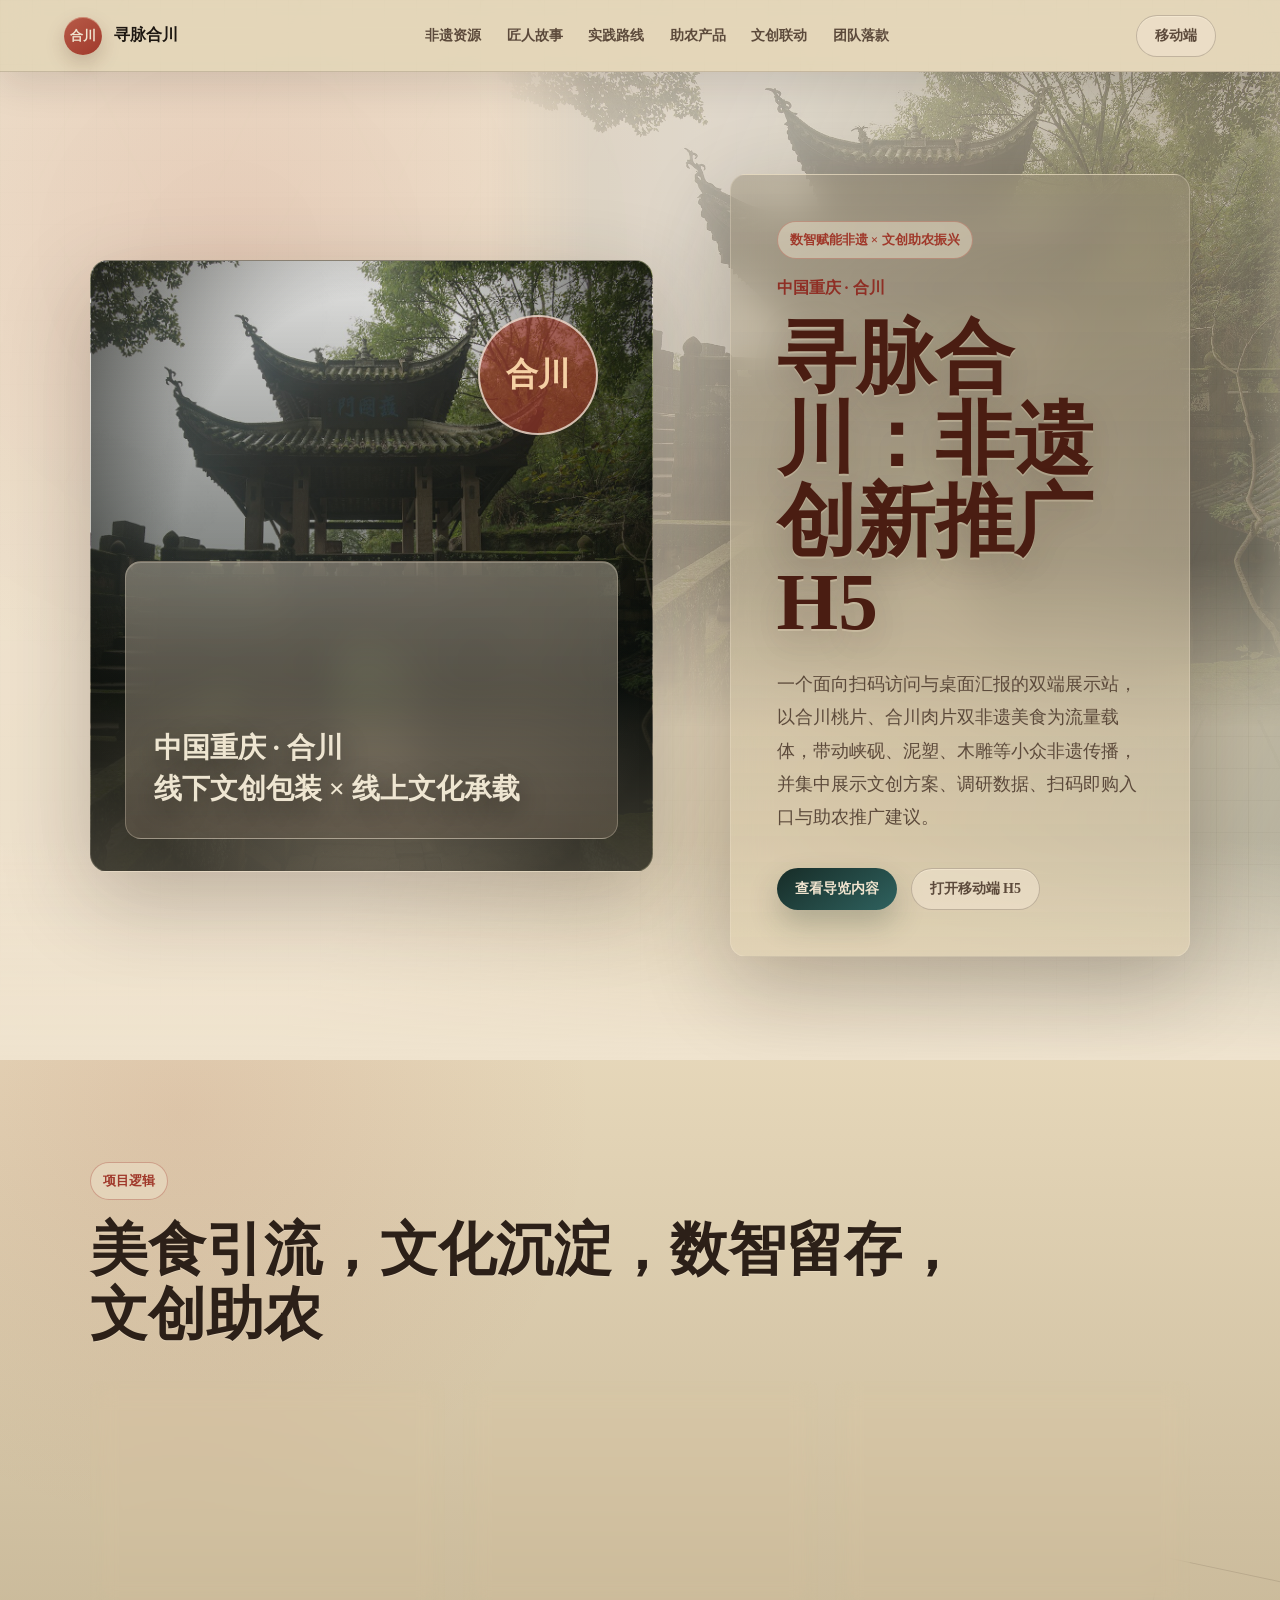
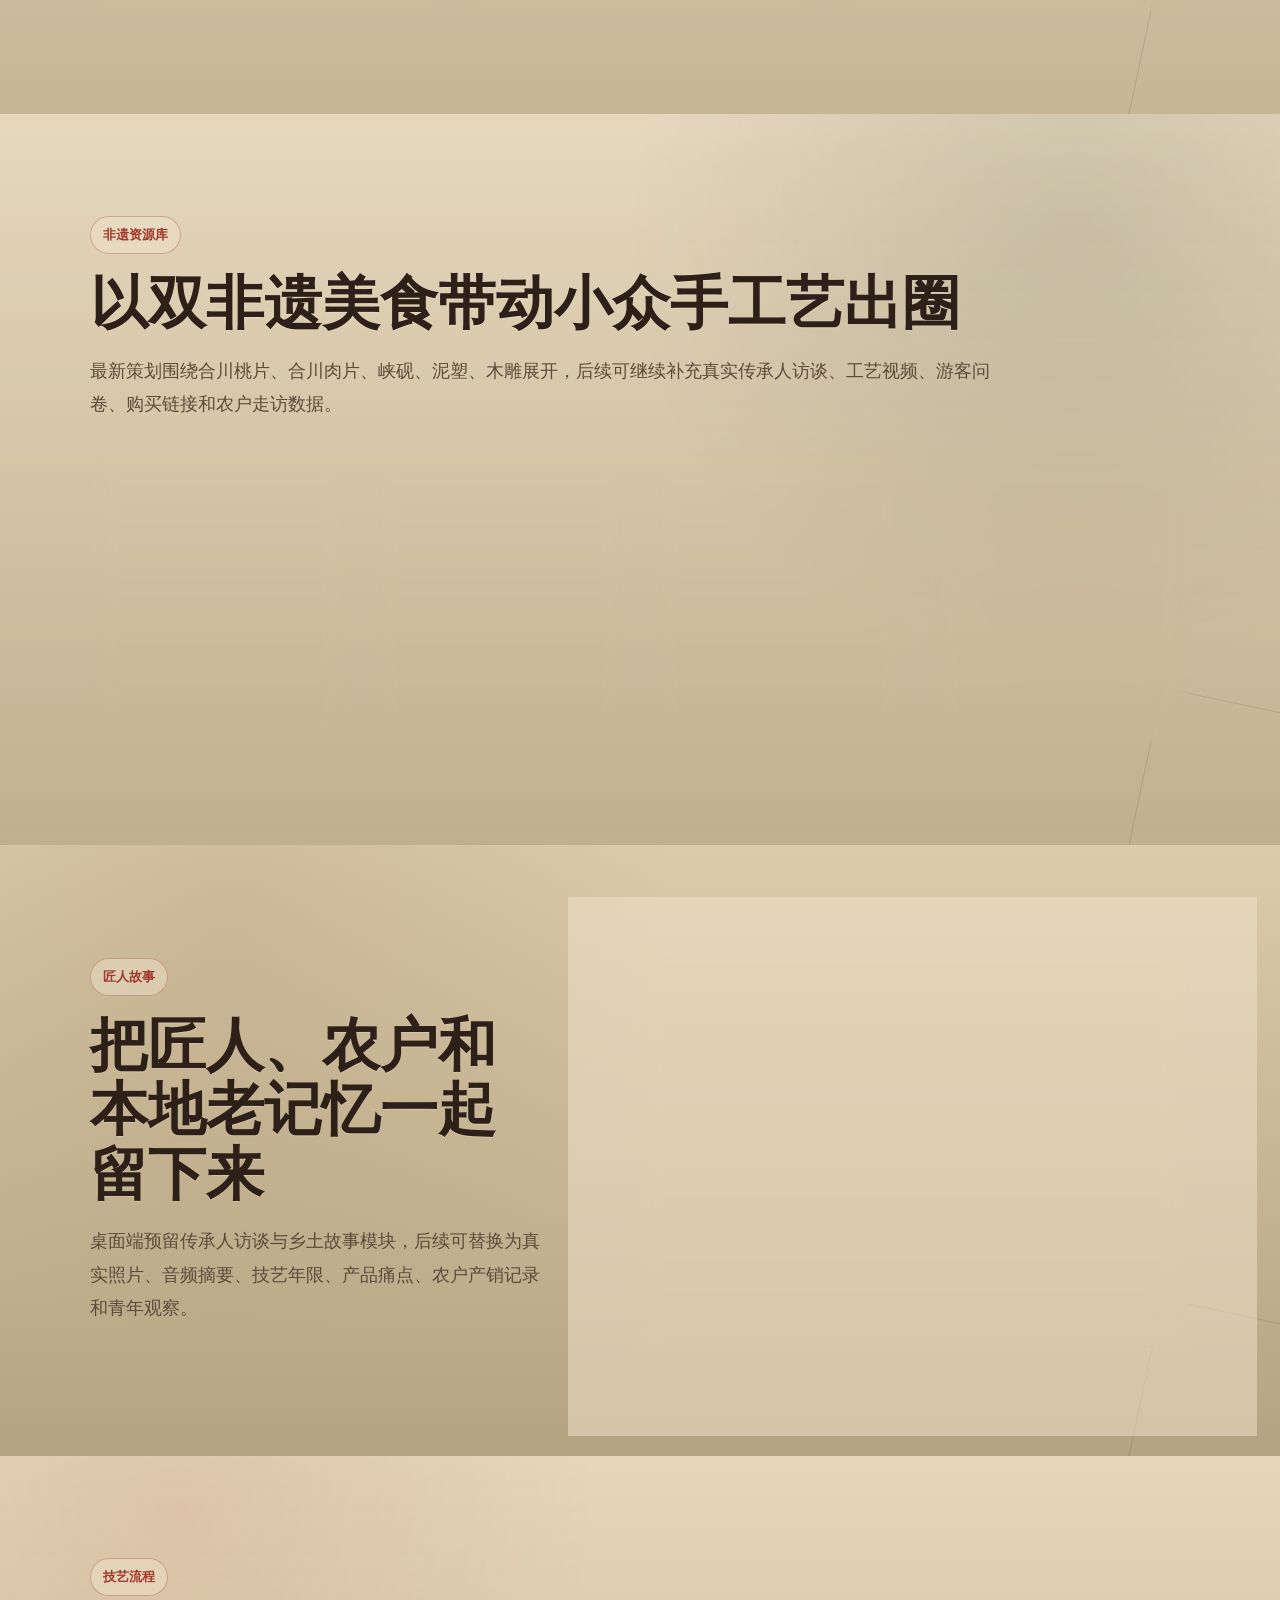
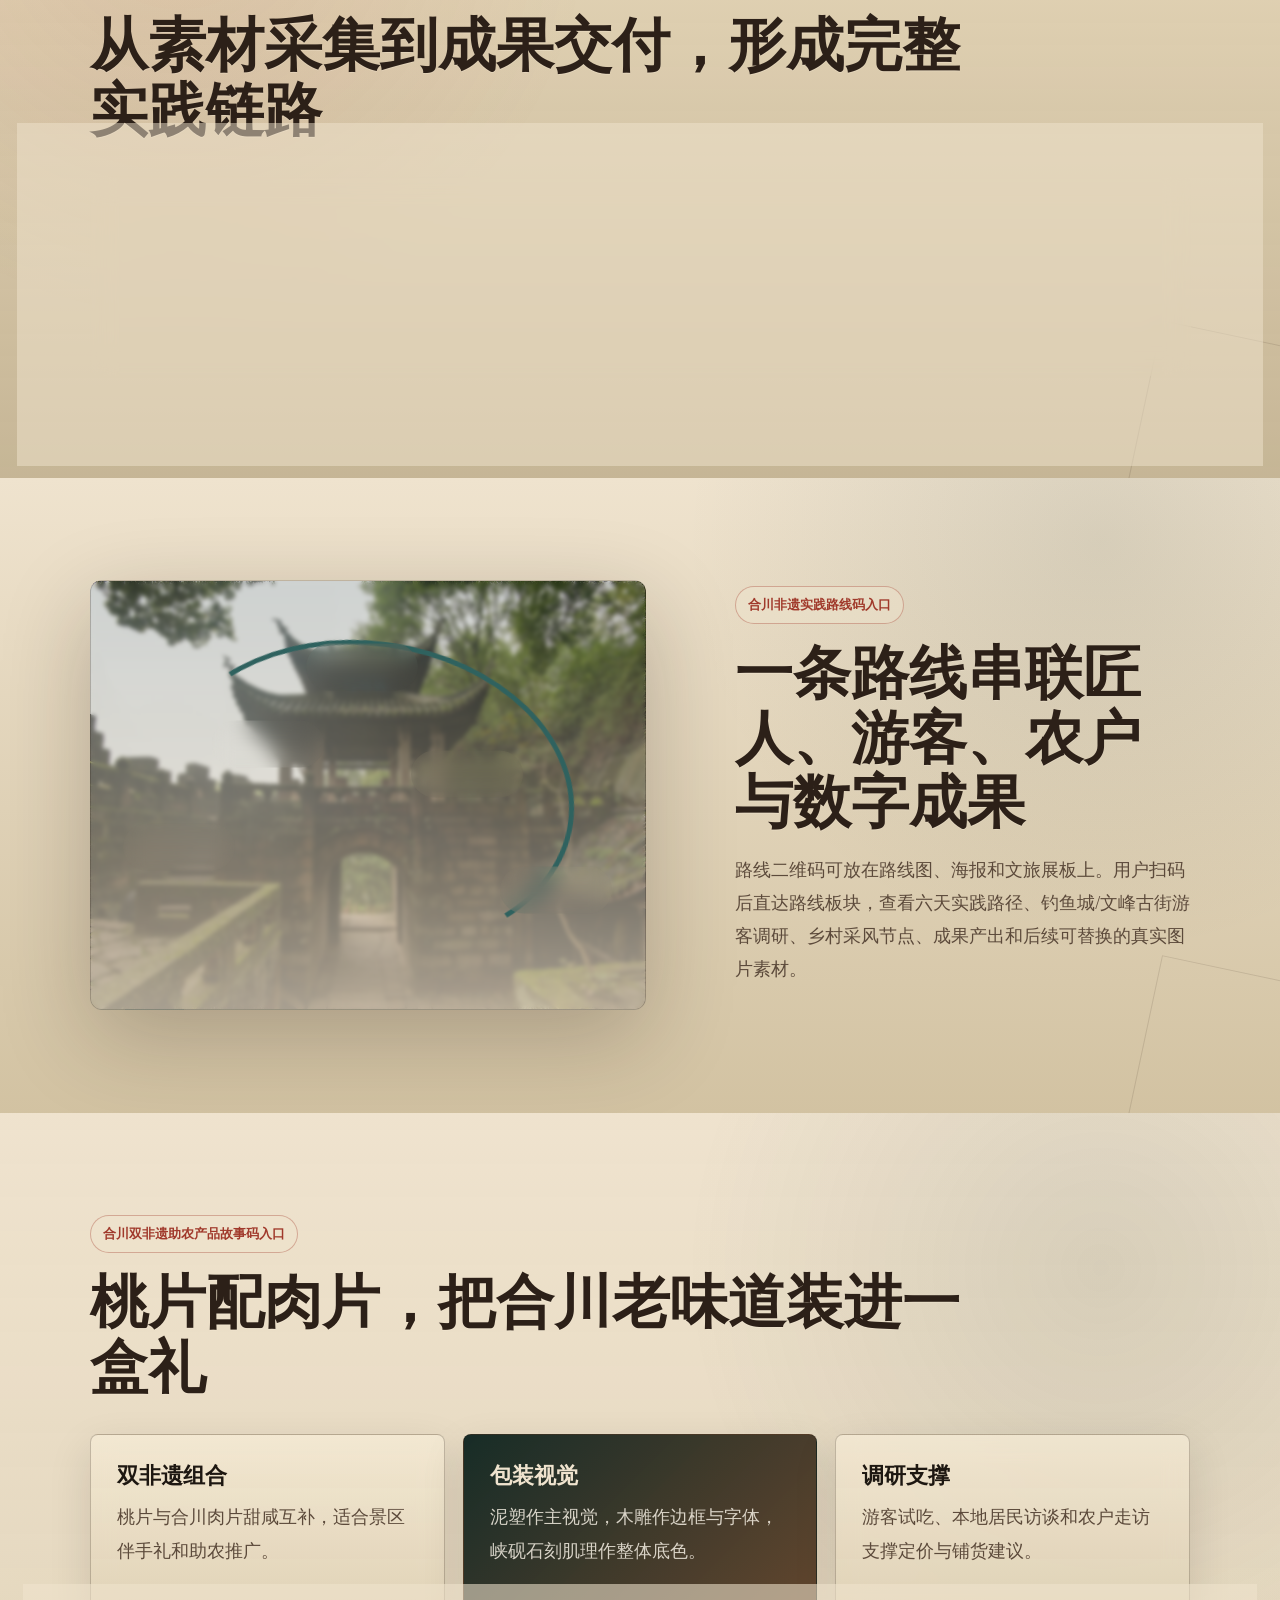
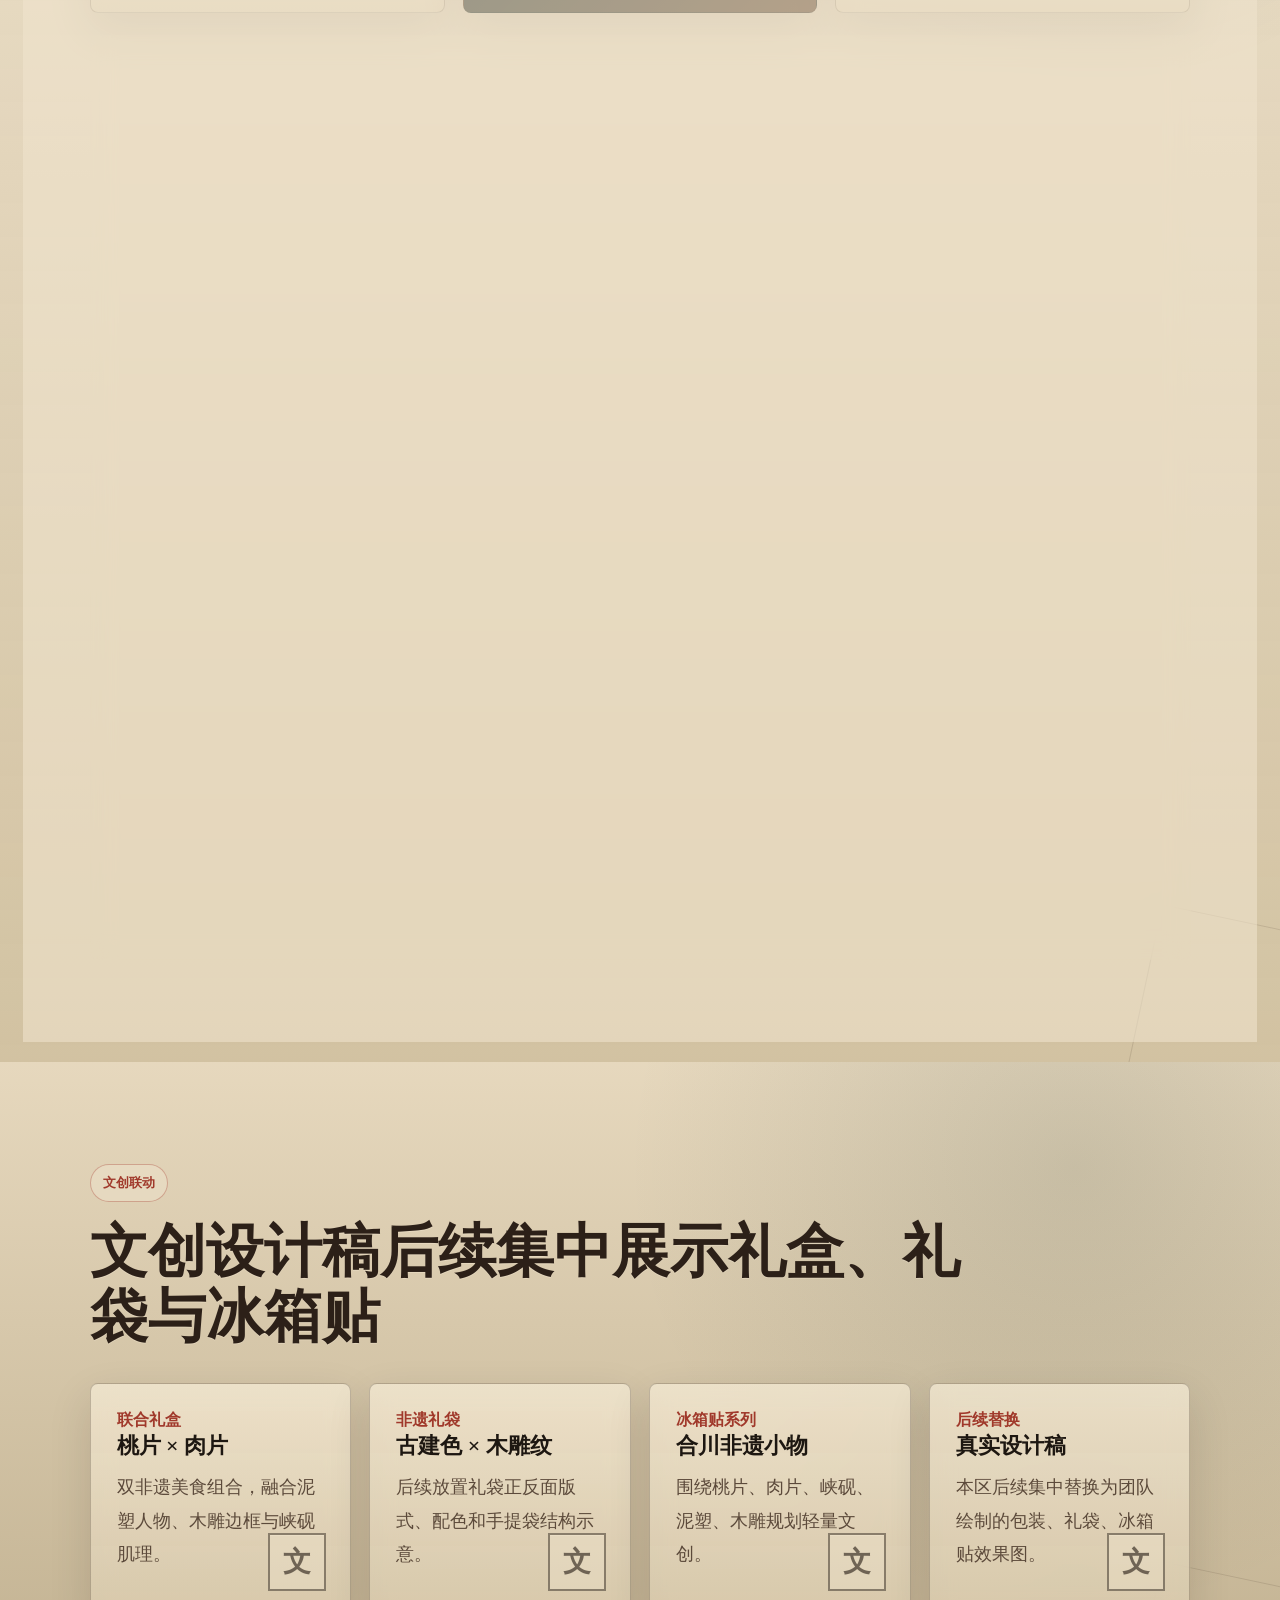
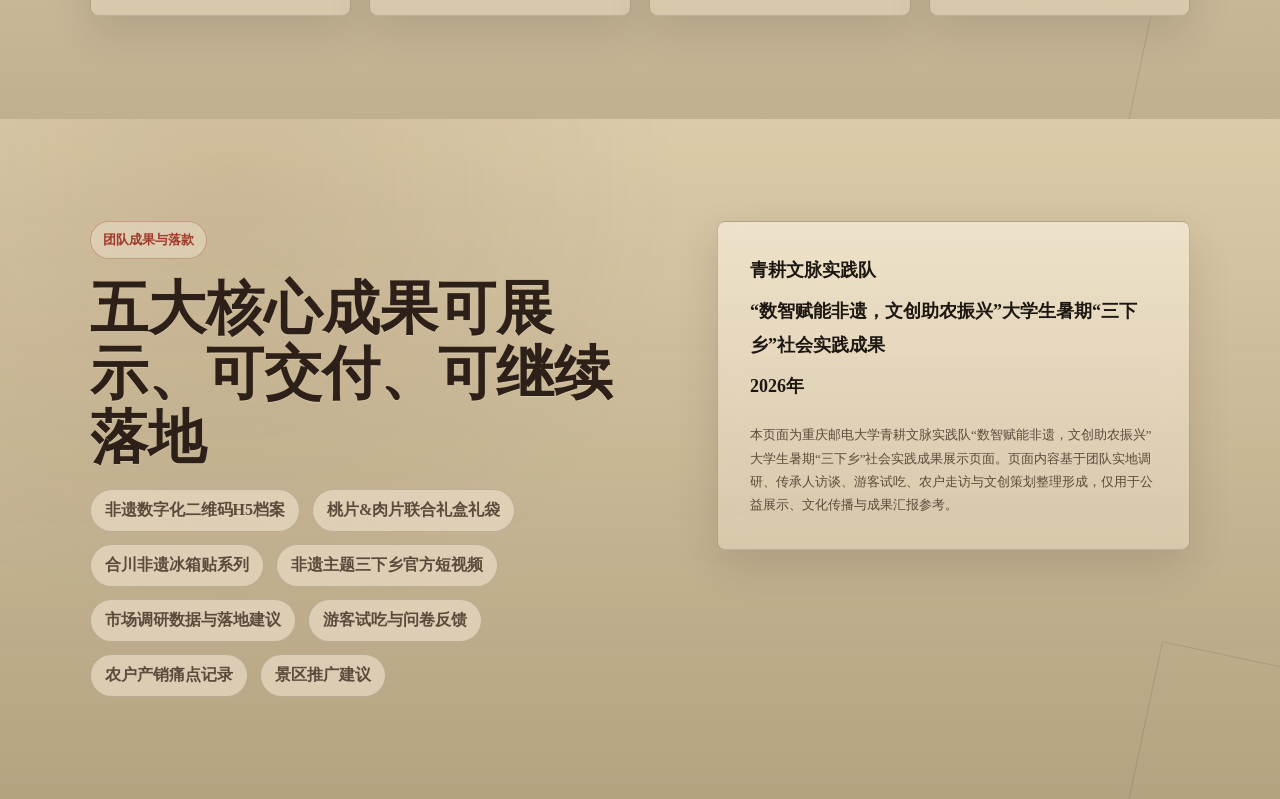
<file: index.html>
<!doctype html>
<html lang="zh-CN">
  <head>
    <meta charset="utf-8" />
    <meta name="viewport" content="width=device-width, initial-scale=1, viewport-fit=cover" />
    <meta name="description" content="寻脉合川：数智赋能非遗，文创助农振兴入口，自动识别移动端或桌面端。" />
    <title>寻脉合川：数智赋能非遗，文创助农振兴</title>
    <link rel="icon" href="./favicon.svg" type="image/svg+xml" />
    <style>
      :root {
        --paper: #f7f1e5;
        --ink: #261d18;
        --muted: #725f52;
        --stone: #384743;
        --cinnabar: #b43d2d;
      }

      * {
        box-sizing: border-box;
      }

      body {
        min-height: 100vh;
        margin: 0;
        display: grid;
        place-items: center;
        padding: 28px;
        color: var(--ink);
        background:
          linear-gradient(90deg, rgba(38, 29, 24, 0.035) 1px, transparent 1px) 0 0 / 28px 28px,
          linear-gradient(rgba(38, 29, 24, 0.03) 1px, transparent 1px) 0 0 / 28px 28px,
          radial-gradient(circle at 16% 18%, rgba(180, 61, 45, 0.15), transparent 24rem),
          radial-gradient(circle at 84% 80%, rgba(93, 141, 154, 0.2), transparent 24rem),
          var(--paper);
        font-family: "Noto Serif CJK SC", "Source Han Serif SC", "Songti SC", "SimSun", serif;
      }

      .gate {
        width: min(100%, 760px);
        padding: clamp(28px, 6vw, 64px);
        border: 1px solid rgba(38, 29, 24, 0.18);
        border-radius: 12px;
        background: rgba(255, 253, 247, 0.72);
        box-shadow: 0 24px 70px rgba(38, 29, 24, 0.14);
      }

      .eyebrow {
        width: fit-content;
        margin: 0 0 18px;
        padding: 6px 11px;
        border: 1px solid rgba(180, 61, 45, 0.34);
        border-radius: 999px;
        color: var(--cinnabar);
        font-size: 13px;
        font-weight: 800;
      }

      h1 {
        margin: 0 0 14px;
        font-size: clamp(42px, 9vw, 78px);
        line-height: 1.05;
        font-family: "STKaiti", "KaiTi", "FangSong", serif;
      }

      p {
        margin: 0 0 24px;
        color: var(--muted);
        font-size: 17px;
        line-height: 1.85;
      }

      .actions {
        display: flex;
        gap: 12px;
        flex-wrap: wrap;
      }

      a {
        min-height: 44px;
        display: inline-flex;
        align-items: center;
        justify-content: center;
        padding: 0 18px;
        border-radius: 999px;
        font-size: 15px;
        font-weight: 800;
        color: inherit;
        text-decoration: none;
      }

      .primary {
        color: var(--paper);
        background: var(--stone);
      }

      .secondary {
        border: 1px solid rgba(38, 29, 24, 0.22);
        color: var(--muted);
        background: rgba(255, 253, 247, 0.62);
      }
    </style>
    <script>
      (() => {
        const hash = window.location.hash || "";
        const params = new URLSearchParams(window.location.search);
        const forced = params.get("view");
        const isMobile =
          forced === "mobile" ||
          (forced !== "desktop" &&
            (window.matchMedia("(max-width: 760px)").matches ||
              window.matchMedia("(pointer: coarse)").matches ||
              /Android|iPhone|iPad|iPod|Mobile|Windows Phone/i.test(navigator.userAgent)));
        const target = isMobile ? "mobile.html" : "desktop.html";
        window.location.replace(`${target}${hash}`);
      })();
    </script>
  </head>
  <body>
    <main class="gate">
      <p class="eyebrow">正在识别访问设备</p>
      <p style="margin-bottom: 8px; color: #b43d2d; font-weight: 800;">中国重庆 · 合川</p>
      <h1>寻脉合川</h1>
      <p>
        页面将自动进入适合当前设备的“数智赋能非遗，文创助农振兴”合川非遗创新推广版本。若没有自动跳转，可手动选择移动端或桌面端。
      </p>
      <nav class="actions" aria-label="手动选择版本">
        <a class="primary" href="./mobile.html">进入移动端</a>
        <a class="secondary" href="./desktop.html">进入桌面端</a>
      </nav>
    </main>
  </body>
</html>
</file>
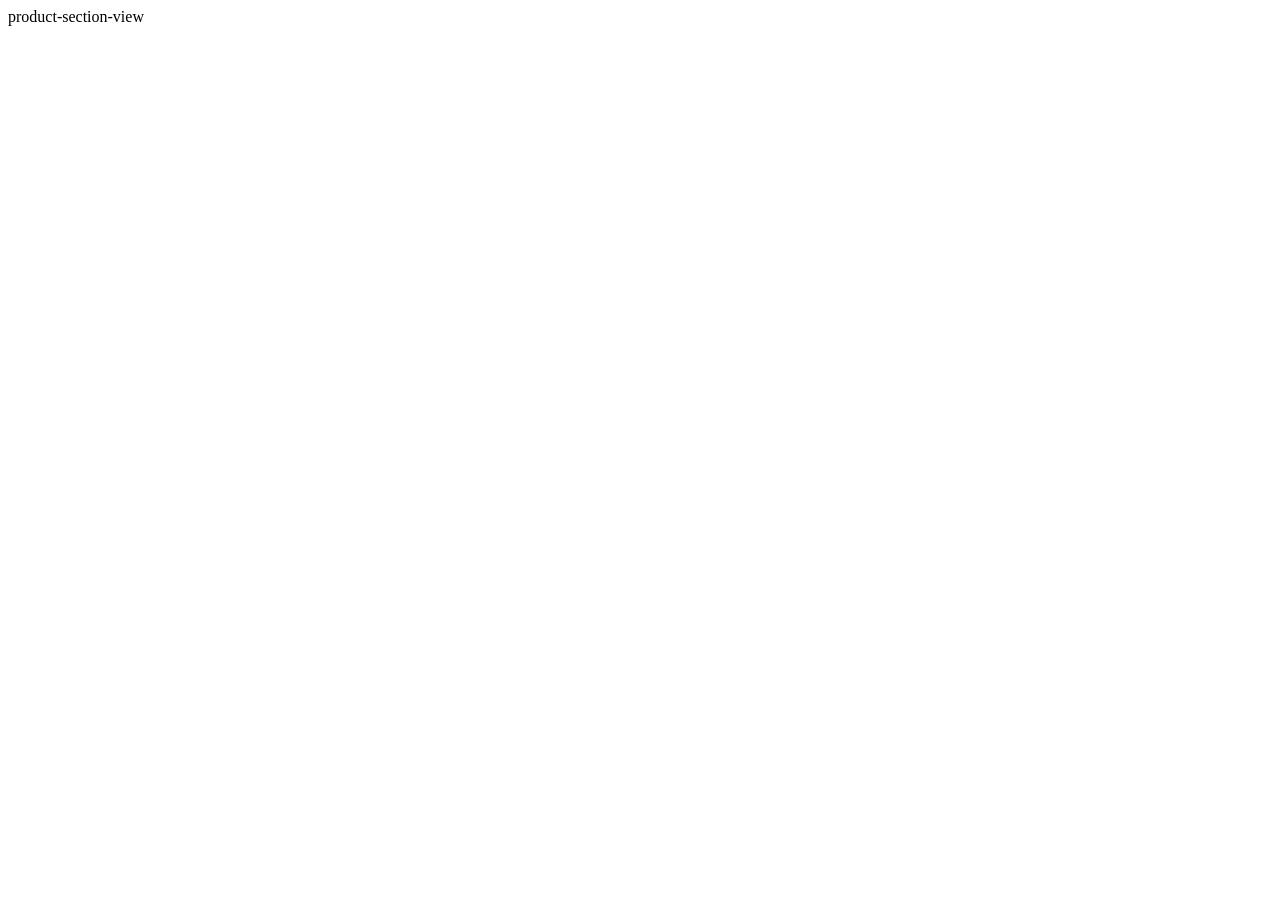
<file: xunmai-event/product-section-view/index.html>
<!doctype html>
<html lang="zh-CN">
  <head>
    <meta charset="utf-8" />
    <meta name="robots" content="noindex,nofollow" />
    <title>寻脉合川产品区曝光统计</title>
    <script src="../../analytics-config.js?v=20260629-plan002"></script>
    <script src="../baidu-beacon.js?v=20260629-plan002"></script>
  </head>
  <body>
    product-section-view
  </body>
</html>
</file>
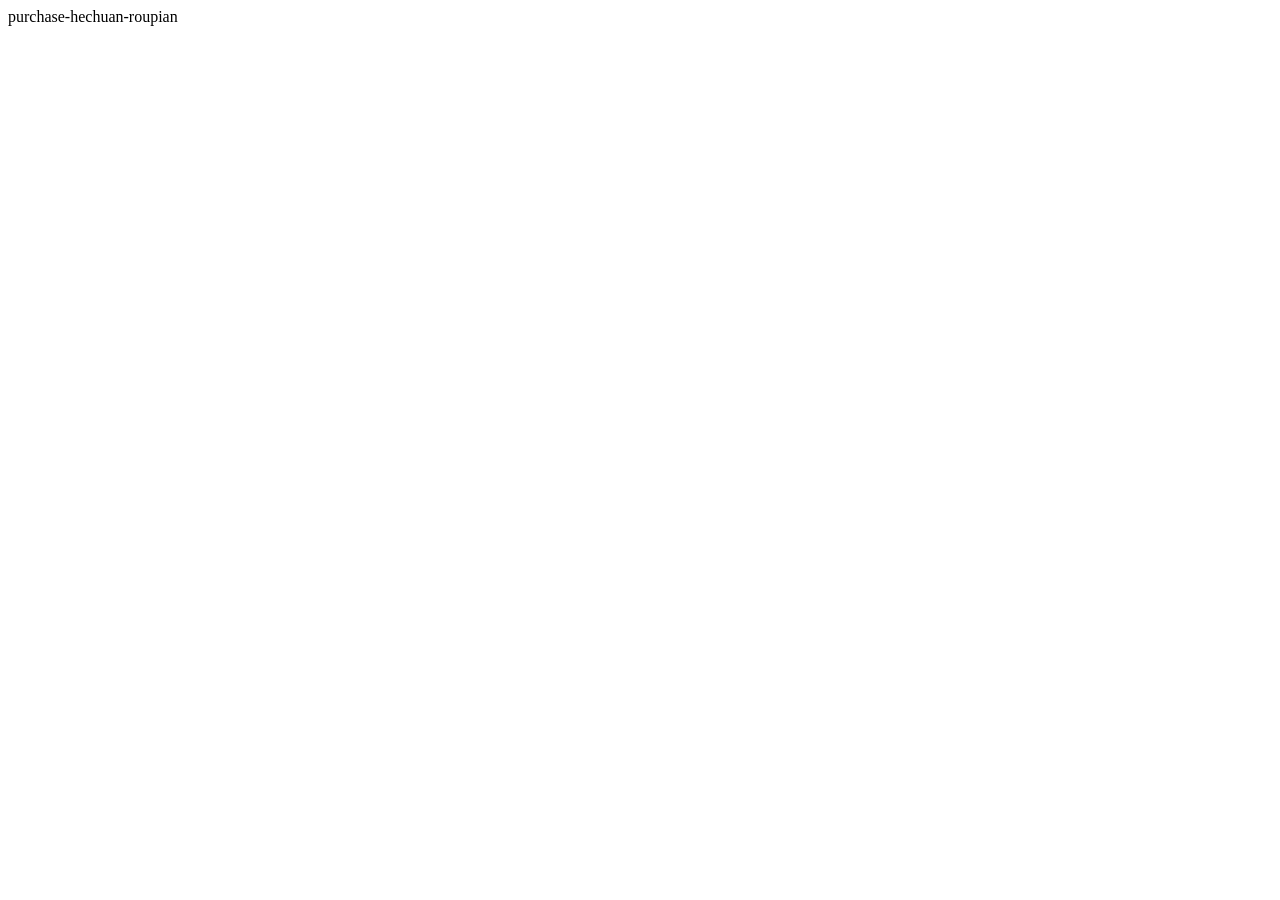
<file: xunmai-event/purchase/hechuan-roupian/index.html>
<!doctype html>
<html lang="zh-CN">
  <head>
    <meta charset="utf-8" />
    <meta name="robots" content="noindex,nofollow" />
    <title>寻脉合川·合川肉片购买入口统计</title>
    <script src="../../../analytics-config.js?v=20260629-plan002"></script>
    <script src="../../baidu-beacon.js?v=20260629-plan002"></script>
  </head>
  <body>
    purchase-hechuan-roupian
  </body>
</html>
</file>
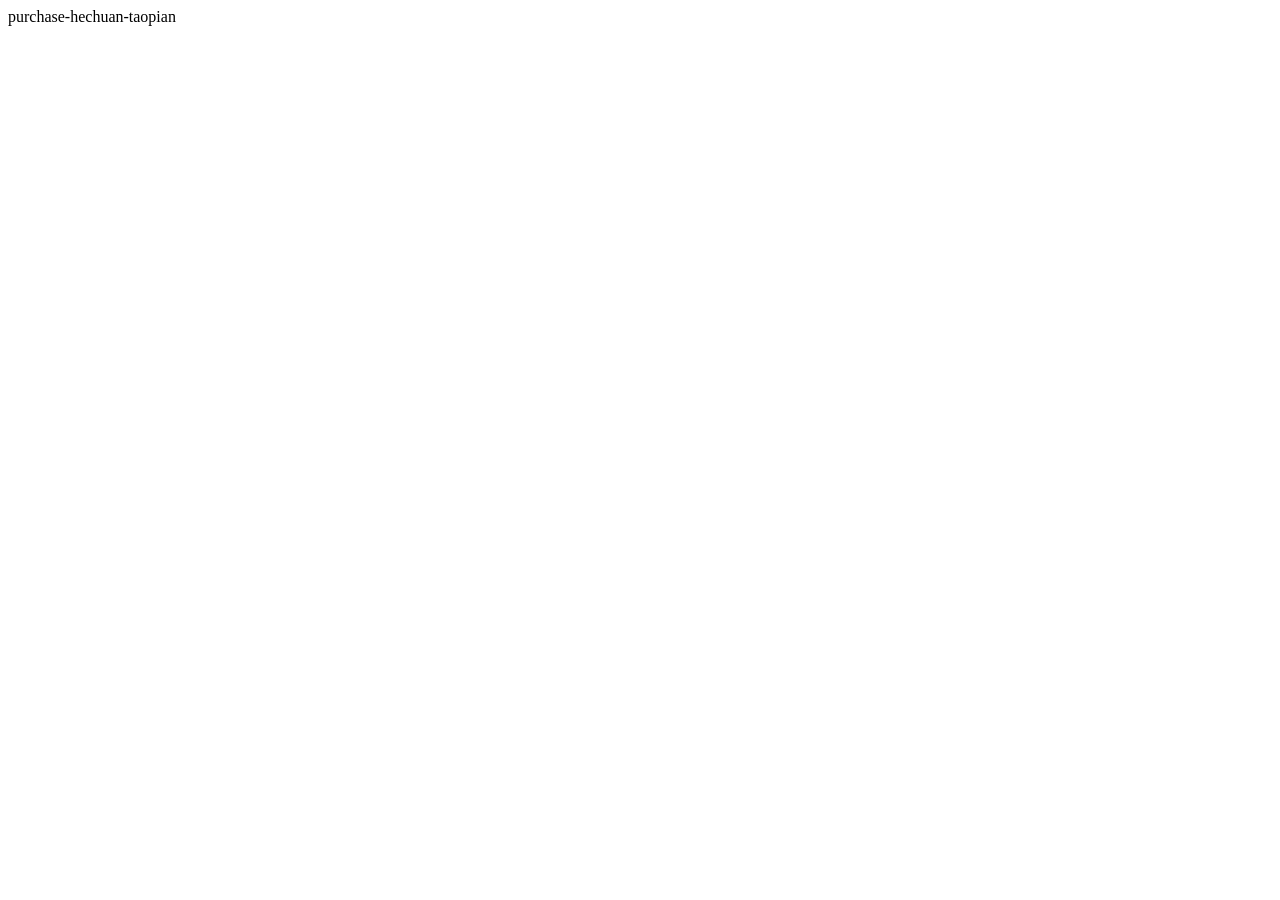
<file: xunmai-event/purchase/hechuan-taopian/index.html>
<!doctype html>
<html lang="zh-CN">
  <head>
    <meta charset="utf-8" />
    <meta name="robots" content="noindex,nofollow" />
    <title>寻脉合川合川桃片购买入口统计</title>
    <script src="../../../analytics-config.js?v=20260628-ba003"></script>
    <script src="../../baidu-beacon.js?v=20260628-ba003"></script>
  </head>
  <body>
    purchase-hechuan-taopian
  </body>
</html>
</file>
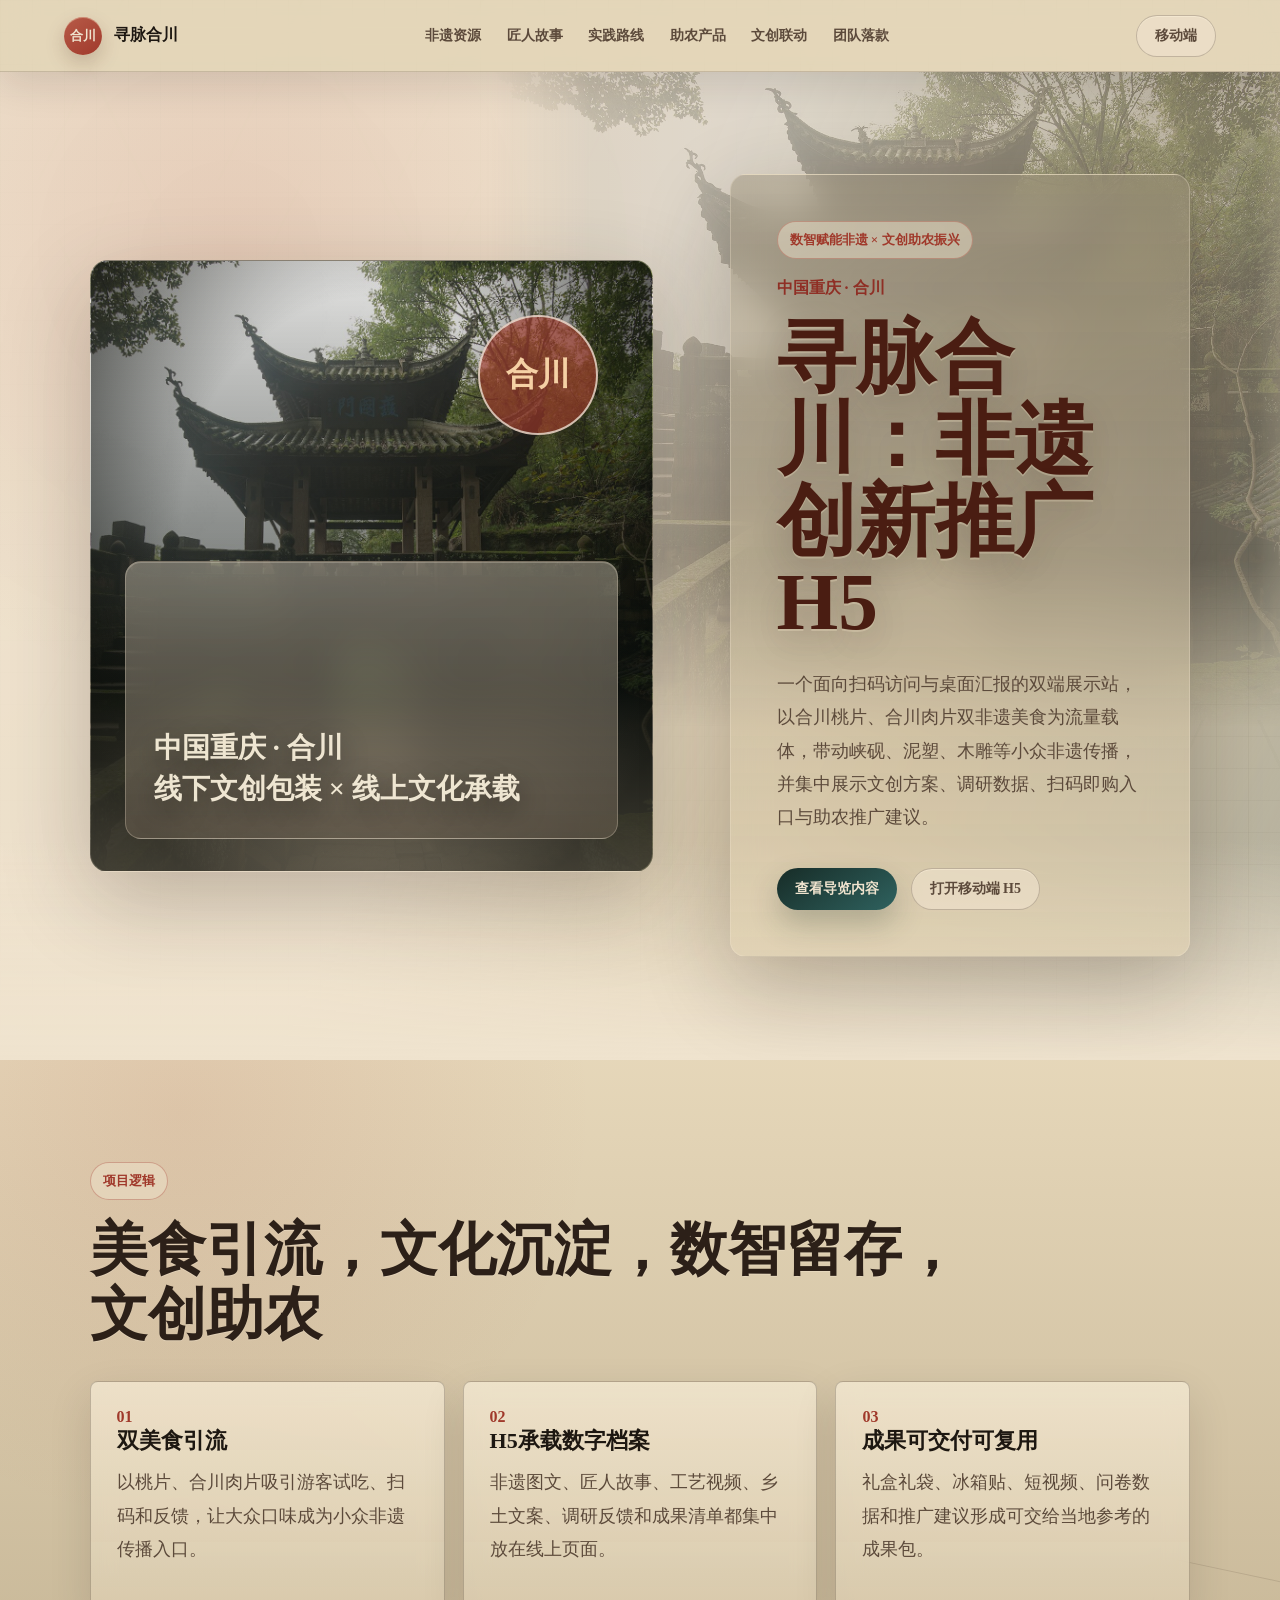
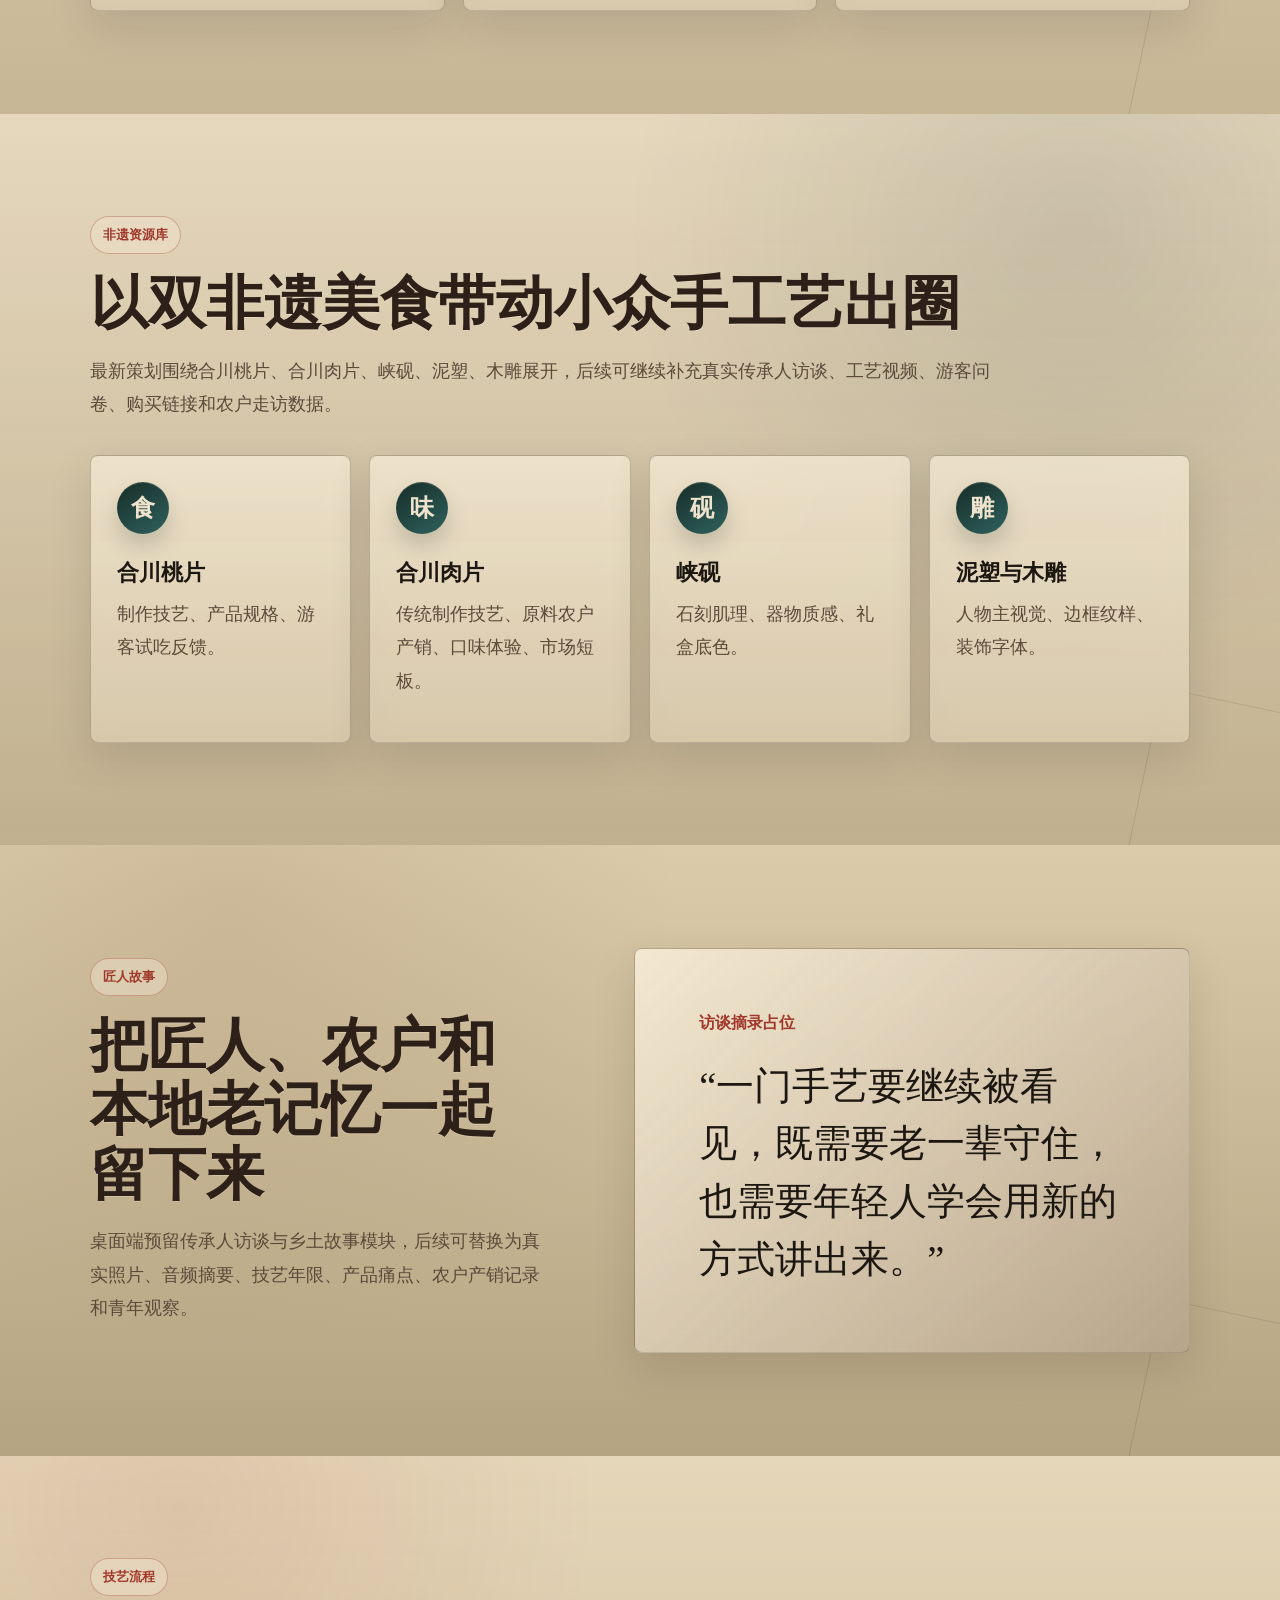
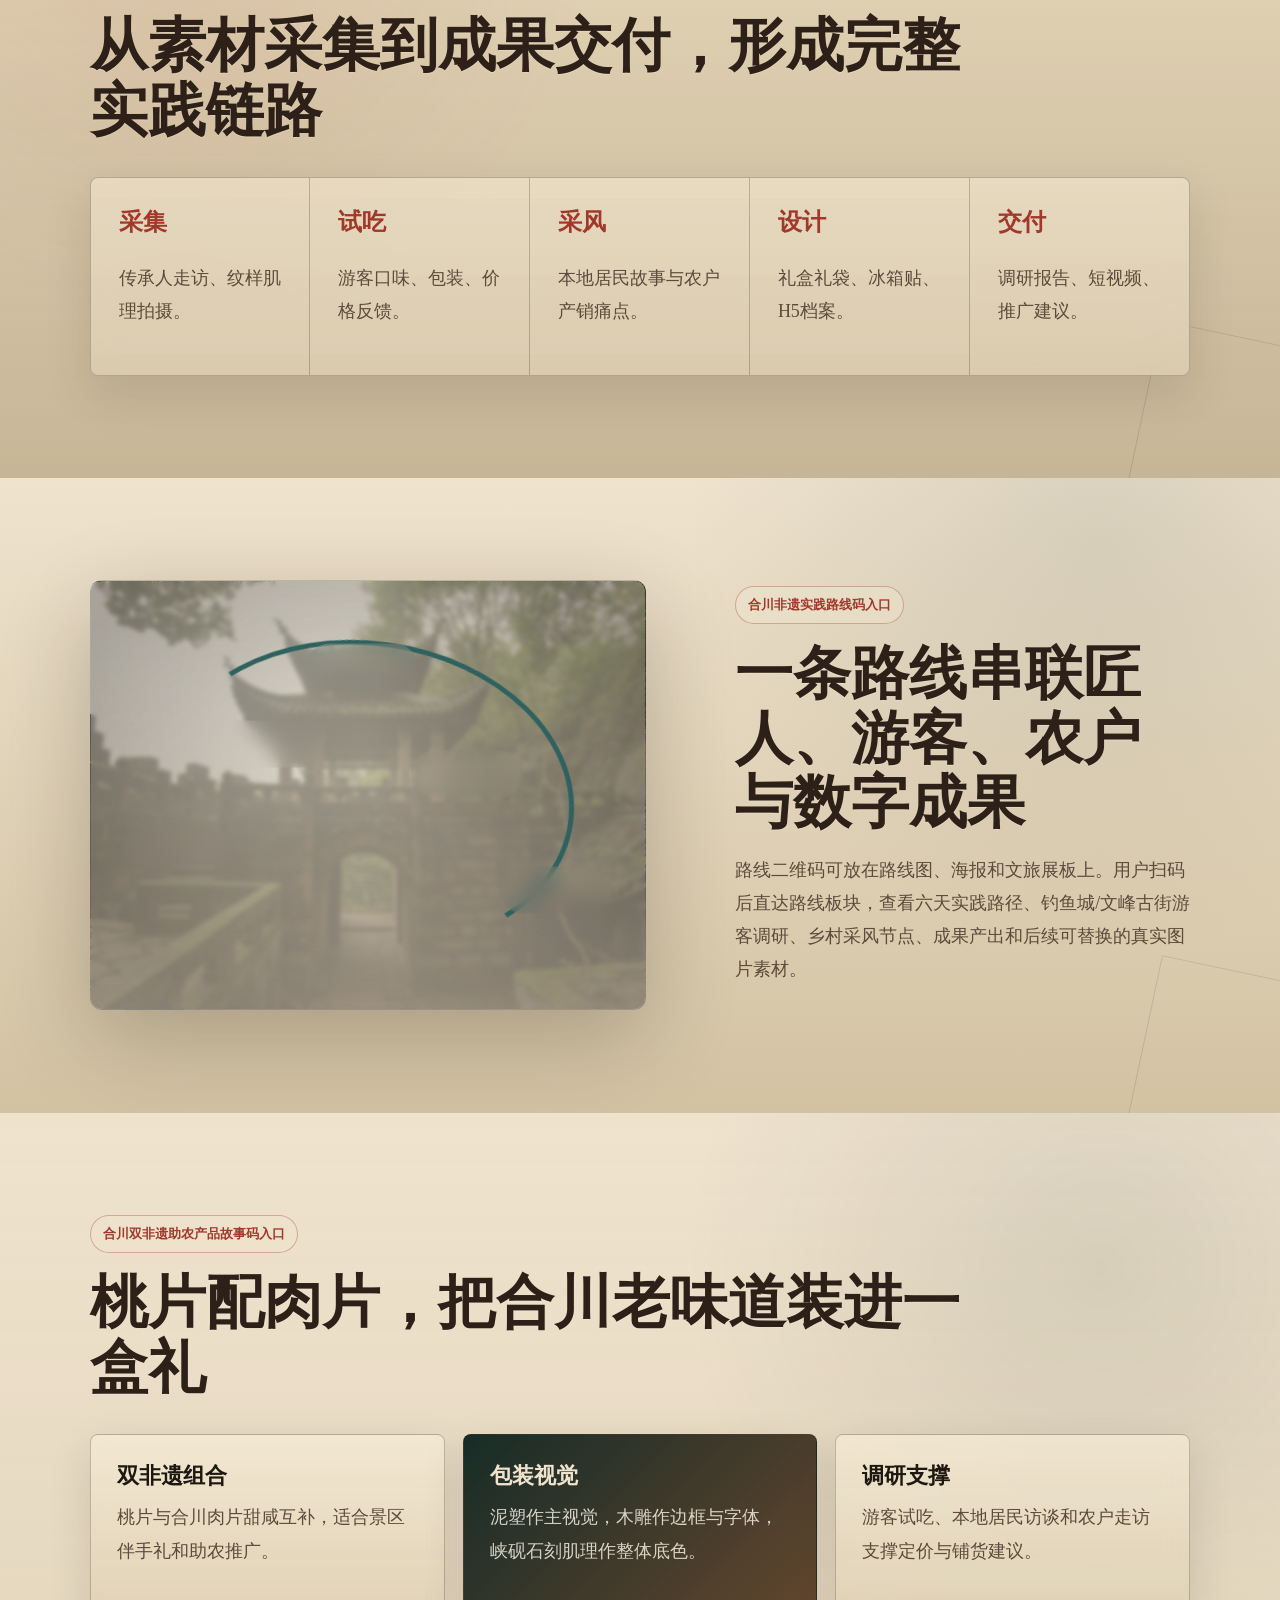
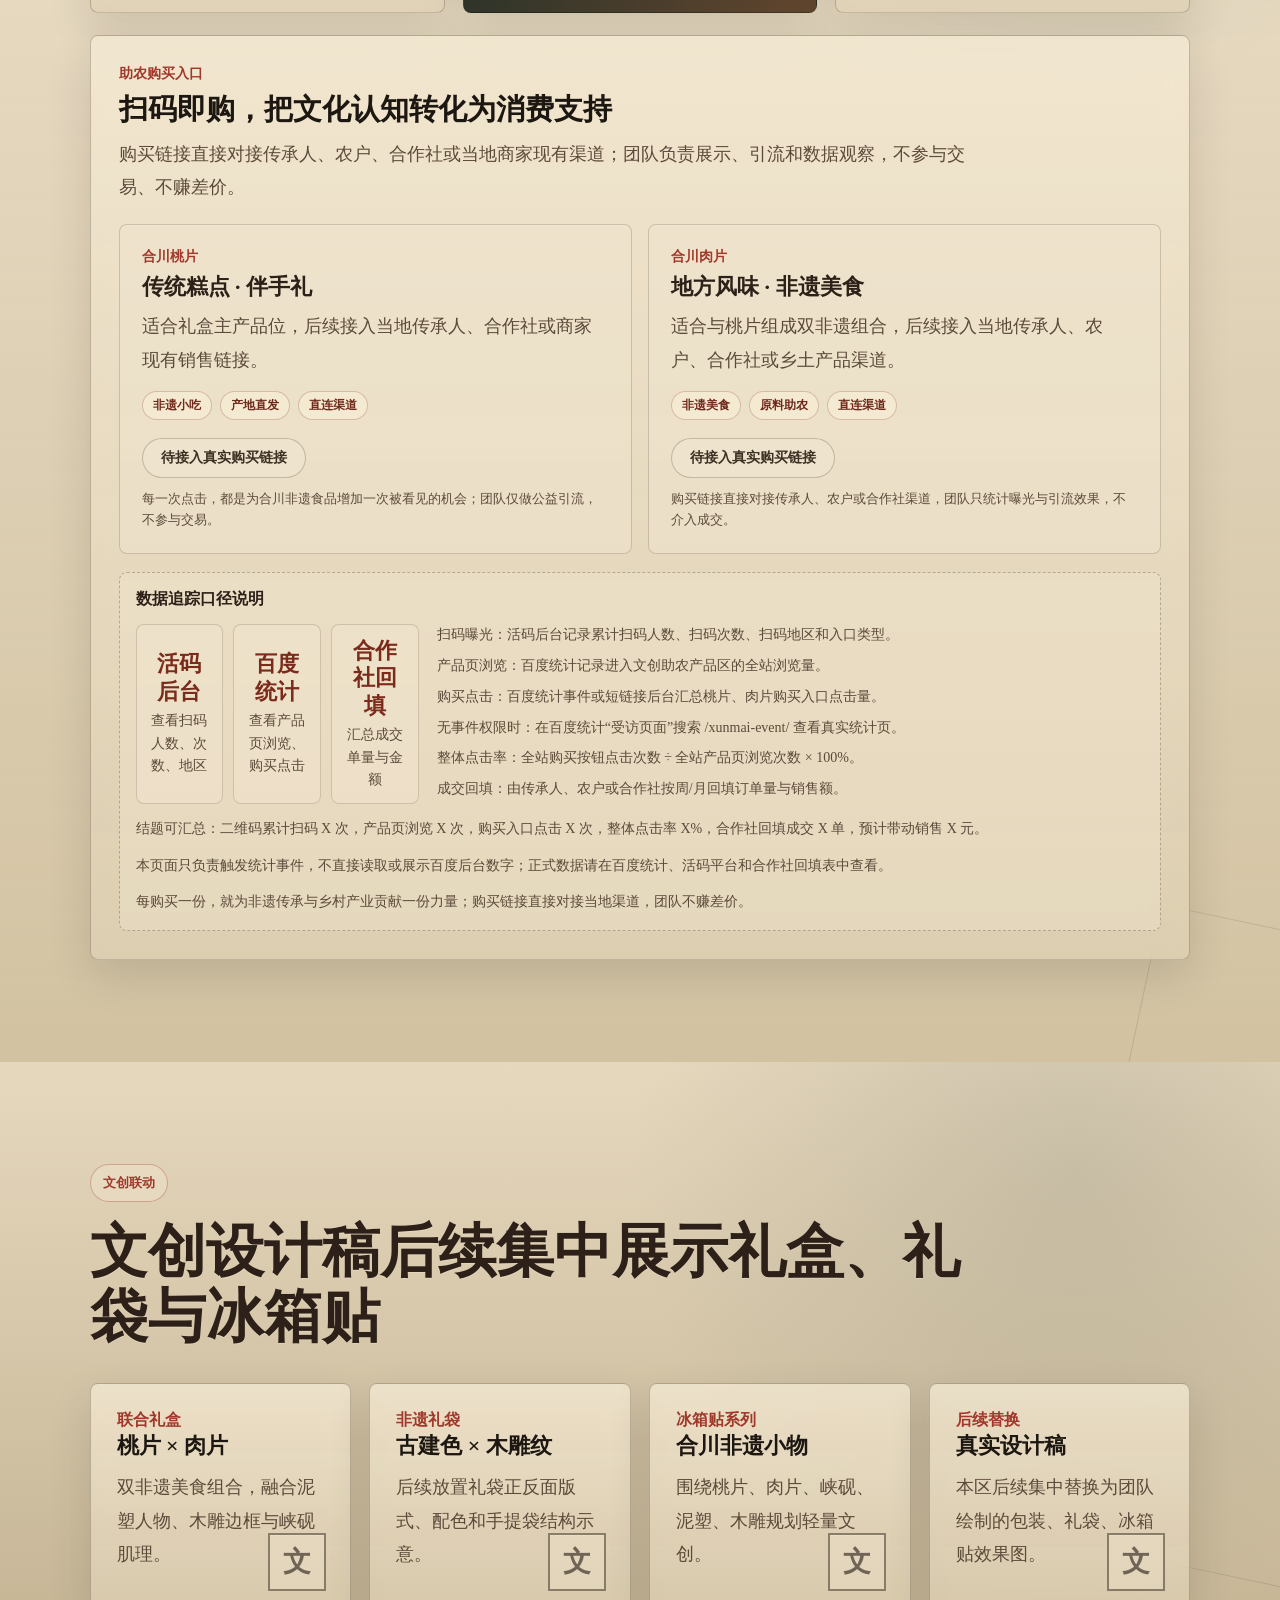
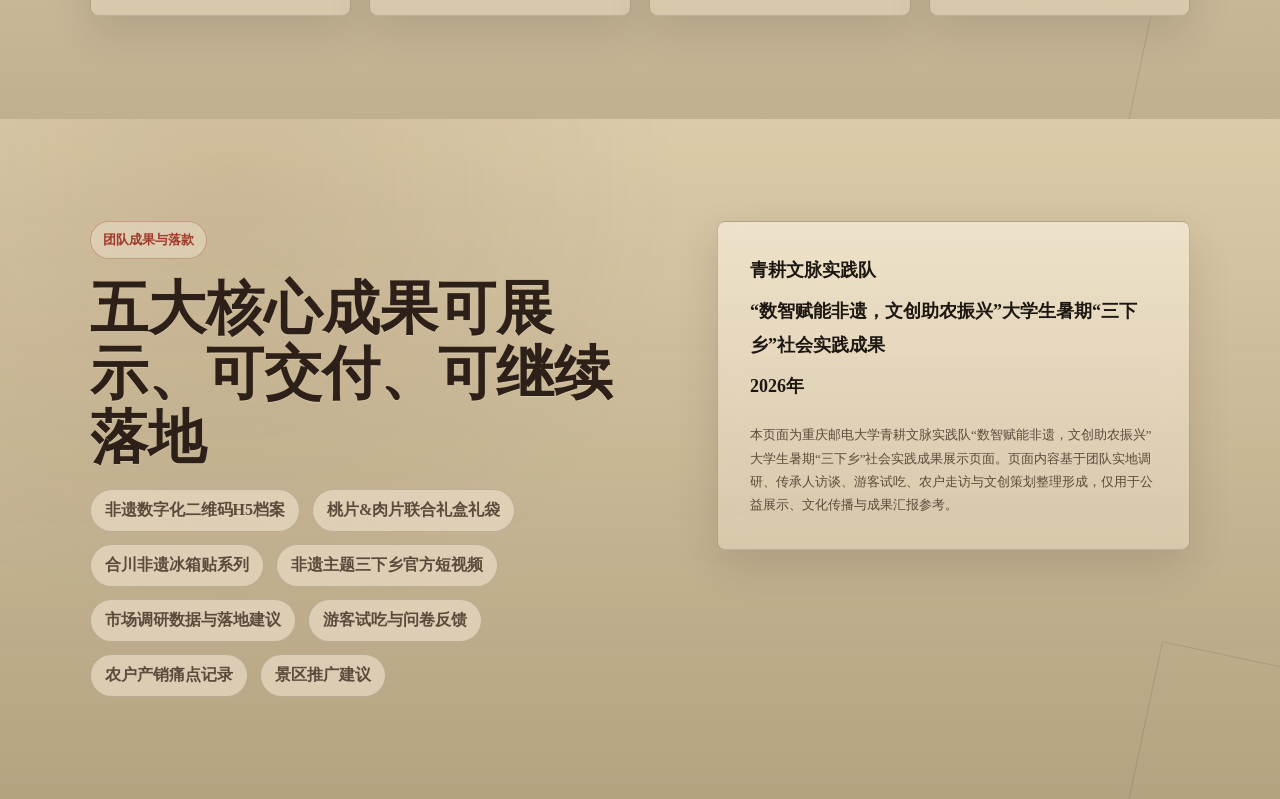
<file: desktop.html>
<!doctype html>
<html lang="zh-CN">
  <head>
    <meta charset="utf-8" />
    <meta name="viewport" content="width=device-width, initial-scale=1" />
    <meta name="description" content="寻脉合川桌面端展示站：数智赋能非遗，文创助农振兴，集中展示合川非遗数字档案、文创方案、调研数据与助农推广成果。" />
    <title>寻脉合川：数智赋能非遗，文创助农振兴 · 桌面端</title>
    <link rel="icon" href="./favicon.svg" type="image/svg+xml" />
    <link rel="stylesheet" href="./desktop.css" />
  </head>
  <body>
    <header class="site-header">
      <a class="brand" href="#home" aria-label="寻脉合川首页">
        <span>合川</span>
        <strong>寻脉合川</strong>
      </a>
      <nav class="site-nav" aria-label="桌面端导航">
        <a href="#heritage">非遗资源</a>
        <a href="#artisan">匠人故事</a>
        <a href="#route">实践路线</a>
        <a href="#product">助农产品</a>
        <a href="#creative">文创联动</a>
        <a href="#credits">团队落款</a>
      </nav>
      <a class="mobile-link" href="./mobile.html">移动端</a>
    </header>

    <main>
      <section id="home" class="hero">
        <div class="hero-art" aria-hidden="true">
          <div class="sun">合川</div>
          <div class="gate"></div>
          <div class="ridge ridge-a"></div>
          <div class="ridge ridge-b"></div>
          <div class="river"></div>
        </div>
        <div class="hero-copy">
          <p class="eyebrow">数智赋能非遗 × 文创助农振兴</p>
          <p class="place-line">中国重庆 · 合川</p>
          <h1>寻脉合川：非遗创新推广 H5</h1>
          <p>
            一个面向扫码访问与桌面汇报的双端展示站，以合川桃片、合川肉片双非遗美食为流量载体，带动峡砚、泥塑、木雕等小众非遗传播，并集中展示文创方案、调研数据、扫码即购入口与助农推广建议。
          </p>
          <div class="hero-actions">
            <a class="primary" href="#heritage">查看导览内容</a>
            <a class="secondary" href="./mobile.html">打开移动端 H5</a>
          </div>
        </div>
      </section>

      <section id="intro" class="band intro-band">
        <div class="section-title">
          <p class="eyebrow">项目逻辑</p>
          <h2>美食引流，文化沉淀，数智留存，文创助农</h2>
        </div>
        <div class="three-col">
          <article>
            <span>01</span>
            <h3>双美食引流</h3>
            <p>以桃片、合川肉片吸引游客试吃、扫码和反馈，让大众口味成为小众非遗传播入口。</p>
          </article>
          <article>
            <span>02</span>
            <h3>H5承载数字档案</h3>
            <p>非遗图文、匠人故事、工艺视频、乡土文案、调研反馈和成果清单都集中放在线上页面。</p>
          </article>
          <article>
            <span>03</span>
            <h3>成果可交付可复用</h3>
            <p>礼盒礼袋、冰箱贴、短视频、问卷数据和推广建议形成可交给当地参考的成果包。</p>
          </article>
        </div>
      </section>

      <section id="heritage" class="band grid-band">
        <div class="section-title">
          <p class="eyebrow">非遗资源库</p>
          <h2>以双非遗美食带动小众手工艺出圈</h2>
          <p>最新策划围绕合川桃片、合川肉片、峡砚、泥塑、木雕展开，后续可继续补充真实传承人访谈、工艺视频、游客问卷、购买链接和农户走访数据。</p>
        </div>
        <div class="resource-grid">
          <article><b>食</b><h3>合川桃片</h3><p>制作技艺、产品规格、游客试吃反馈。</p></article>
          <article><b>味</b><h3>合川肉片</h3><p>传统制作技艺、原料农户产销、口味体验、市场短板。</p></article>
          <article><b>砚</b><h3>峡砚</h3><p>石刻肌理、器物质感、礼盒底色。</p></article>
          <article><b>雕</b><h3>泥塑与木雕</h3><p>人物主视觉、边框纹样、装饰字体。</p></article>
        </div>
      </section>

      <section id="artisan" class="feature feature-left">
        <div class="feature-copy">
          <p class="eyebrow">匠人故事</p>
          <h2>把匠人、农户和本地老记忆一起留下来</h2>
          <p>
            桌面端预留传承人访谈与乡土故事模块，后续可替换为真实照片、音频摘要、技艺年限、产品痛点、农户产销记录和青年观察。
          </p>
        </div>
        <div class="quote-card">
          <span>访谈摘录占位</span>
          <p>“一门手艺要继续被看见，既需要老一辈守住，也需要年轻人学会用新的方式讲出来。”</p>
        </div>
      </section>

      <section id="craft" class="band process-band">
        <div class="section-title">
          <p class="eyebrow">技艺流程</p>
          <h2>从素材采集到成果交付，形成完整实践链路</h2>
        </div>
        <ol class="process">
          <li><span>采集</span><p>传承人走访、纹样肌理拍摄。</p></li>
          <li><span>试吃</span><p>游客口味、包装、价格反馈。</p></li>
          <li><span>采风</span><p>本地居民故事与农户产销痛点。</p></li>
          <li><span>设计</span><p>礼盒礼袋、冰箱贴、H5档案。</p></li>
          <li><span>交付</span><p>调研报告、短视频、推广建议。</p></li>
        </ol>
      </section>

      <section id="route" class="feature route-feature">
        <div class="route-board" aria-label="合川非遗实践路线示意">
          <span style="--x:16%; --y:62%">匠人走访</span>
          <span style="--x:32%; --y:38%">素材采集</span>
          <span style="--x:49%; --y:20%">景区试吃</span>
          <span style="--x:68%; --y:45%">乡村采风</span>
          <span style="--x:84%; --y:72%">成果交付</span>
        </div>
        <div class="feature-copy">
          <p class="eyebrow">合川非遗实践路线码入口</p>
          <h2>一条路线串联匠人、游客、农户与数字成果</h2>
          <p>
            路线二维码可放在路线图、海报和文旅展板上。用户扫码后直达路线板块，查看六天实践路径、钓鱼城/文峰古街游客调研、乡村采风节点、成果产出和后续可替换的真实图片素材。
          </p>
        </div>
      </section>

      <section id="product" class="band product-band">
        <div class="section-title">
          <p class="eyebrow">合川双非遗助农产品故事码入口</p>
          <h2>桃片配肉片，把合川老味道装进一盒礼</h2>
        </div>
        <div class="product-grid">
          <article><h3>双非遗组合</h3><p>桃片与合川肉片甜咸互补，适合景区伴手礼和助农推广。</p></article>
          <article><h3>包装视觉</h3><p>泥塑作主视觉，木雕作边框与字体，峡砚石刻肌理作整体底色。</p></article>
          <article><h3>调研支撑</h3><p>游客试吃、本地居民访谈和农户走访支撑定价与铺货建议。</p></article>
        </div>
        <div class="purchase-panel" aria-labelledby="desktop-purchase-title">
          <div class="purchase-head">
            <span>助农购买入口</span>
            <h3 id="desktop-purchase-title">扫码即购，把文化认知转化为消费支持</h3>
            <p>购买链接直接对接传承人、农户、合作社或当地商家现有渠道；团队负责展示、引流和数据观察，不参与交易、不赚差价。</p>
          </div>
          <div class="purchase-list">
            <article class="purchase-card">
              <span>合川桃片</span>
              <b>传统糕点 · 伴手礼</b>
              <p>适合礼盒主产品位，后续接入当地传承人、合作社或商家现有销售链接。</p>
              <div class="purchase-tags" aria-label="助农属性">
                <em>非遗小吃</em><em>产地直发</em><em>直连渠道</em>
              </div>
              <a class="purchase-link" href="#tracking-note" data-product-link data-product-id="hechuan-taopian" data-product-name="合川桃片" data-product-channel="传承人/合作社" data-purchase-url="">待接入真实购买链接</a>
              <small class="purchase-aid">每一次点击，都是为合川非遗食品增加一次被看见的机会；团队仅做公益引流，不参与交易。</small>
            </article>
            <article class="purchase-card">
              <span>合川肉片</span>
              <b>地方风味 · 非遗美食</b>
              <p>适合与桃片组成双非遗组合，后续接入当地传承人、农户、合作社或乡土产品渠道。</p>
              <div class="purchase-tags" aria-label="助农属性">
                <em>非遗美食</em><em>原料助农</em><em>直连渠道</em>
              </div>
              <a class="purchase-link" href="#tracking-note" data-product-link data-product-id="hechuan-roupian" data-product-name="合川肉片" data-product-channel="传承人/农户/合作社" data-purchase-url="">待接入真实购买链接</a>
              <small class="purchase-aid">购买链接直接对接传承人、农户或合作社渠道，团队只统计曝光与引流效果，不介入成交。</small>
            </article>
          </div>
          <div id="tracking-note" class="tracking-note" tabindex="-1">
            <strong>数据追踪口径说明</strong>
            <div class="tracking-dashboard" aria-label="后台数据来源说明">
              <article><b>活码后台</b><span>查看扫码人数、次数、地区</span></article>
              <article><b>百度统计</b><span>查看产品页浏览、购买点击</span></article>
              <article><b>合作社回填</b><span>汇总成交单量与金额</span></article>
            </div>
            <div class="tracking-metrics">
              <span>扫码曝光：活码后台记录累计扫码人数、扫码次数、扫码地区和入口类型。</span>
              <span>产品页浏览：百度统计记录进入文创助农产品区的全站浏览量。</span>
              <span>购买点击：百度统计事件或短链接后台汇总桃片、肉片购买入口点击量。</span>
              <span>无事件权限时：在百度统计“受访页面”搜索 /xunmai-event/ 查看真实统计页。</span>
              <span>整体点击率：全站购买按钮点击次数 ÷ 全站产品页浏览次数 × 100%。</span>
              <span>成交回填：由传承人、农户或合作社按周/月回填订单量与销售额。</span>
            </div>
            <small>结题可汇总：二维码累计扫码 X 次，产品页浏览 X 次，购买入口点击 X 次，整体点击率 X%，合作社回填成交 X 单，预计带动销售 X 元。</small>
            <small>本页面只负责触发统计事件，不直接读取或展示百度后台数字；正式数据请在百度统计、活码平台和合作社回填表中查看。</small>
            <small>每购买一份，就为非遗传承与乡村产业贡献一份力量；购买链接直接对接当地渠道，团队不赚差价。</small>
          </div>
        </div>
      </section>

      <section id="creative" class="band creative-band">
        <div class="section-title">
          <p class="eyebrow">文创联动</p>
          <h2>文创设计稿后续集中展示礼盒、礼袋与冰箱贴</h2>
        </div>
        <div class="mockup-grid">
          <article><span>联合礼盒</span><h3>桃片 × 肉片</h3><p>双非遗美食组合，融合泥塑人物、木雕边框与峡砚肌理。</p></article>
          <article><span>非遗礼袋</span><h3>古建色 × 木雕纹</h3><p>后续放置礼袋正反面版式、配色和手提袋结构示意。</p></article>
          <article><span>冰箱贴系列</span><h3>合川非遗小物</h3><p>围绕桃片、肉片、峡砚、泥塑、木雕规划轻量文创。</p></article>
          <article id="survey"><span>后续替换</span><h3>真实设计稿</h3><p>本区后续集中替换为团队绘制的包装、礼袋、冰箱贴效果图。</p></article>
        </div>
      </section>

      <section id="credits" class="credits">
        <div>
          <p class="eyebrow">团队成果与落款</p>
          <h2>五大核心成果可展示、可交付、可继续落地</h2>
          <div class="chips">
            <span>非遗数字化二维码H5档案</span><span>桃片&肉片联合礼盒礼袋</span><span>合川非遗冰箱贴系列</span><span>非遗主题三下乡官方短视频</span>
            <span>市场调研数据与落地建议</span><span>游客试吃与问卷反馈</span><span>农户产销痛点记录</span><span>景区推广建议</span>
          </div>
        </div>
        <footer class="formal-credit">
          <p>青耕文脉实践队</p>
          <p>“数智赋能非遗，文创助农振兴”大学生暑期“三下乡”社会实践成果</p>
          <p>2026年</p>
          <small>
            本页面为重庆邮电大学青耕文脉实践队“数智赋能非遗，文创助农振兴”大学生暑期“三下乡”社会实践成果展示页面。页面内容基于团队实地调研、传承人访谈、游客试吃、农户走访与文创策划整理形成，仅用于公益展示、文化传播与成果汇报参考。
          </small>
        </footer>
      </section>
    </main>

    <script src="./desktop.js"></script>
    <script src="./analytics-config.js?v=20260629-plan002"></script>
    <script src="./tracking.js?v=20260629-plan002"></script>
  </body>
</html>
</file>
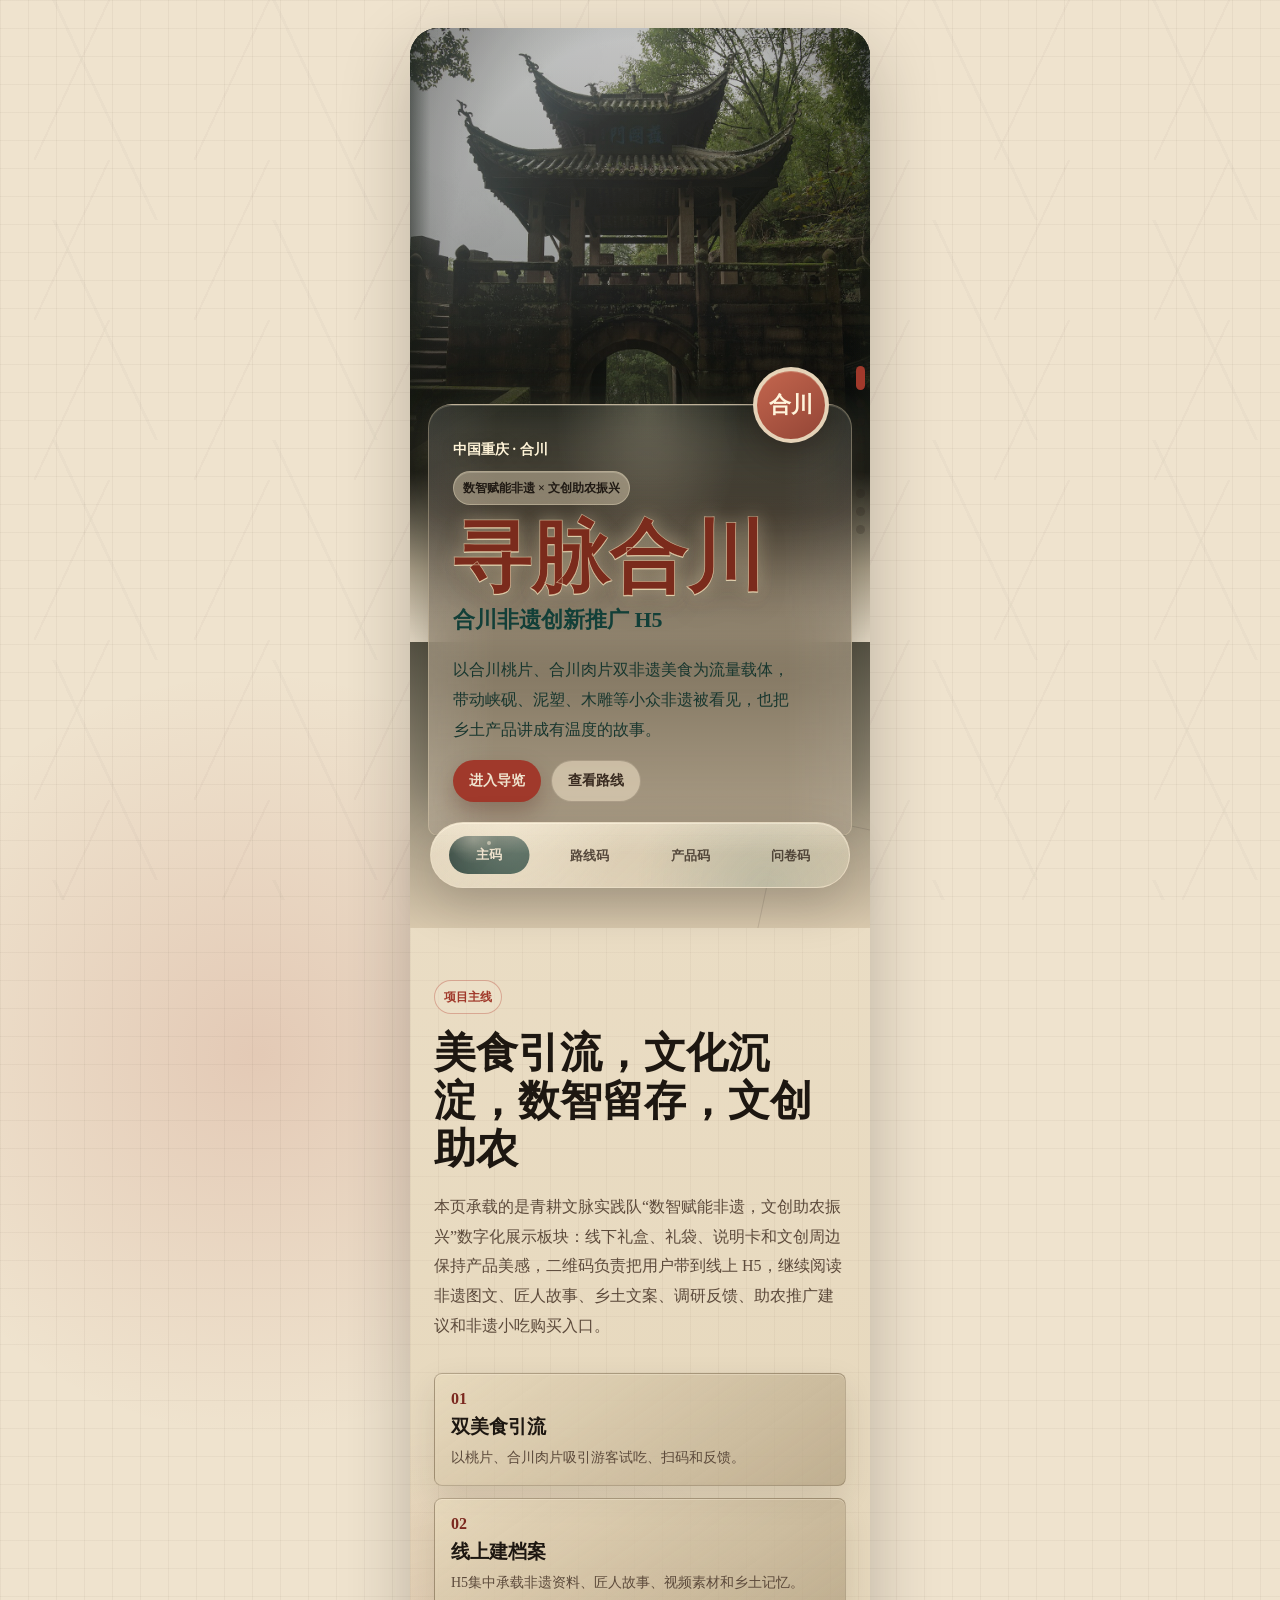
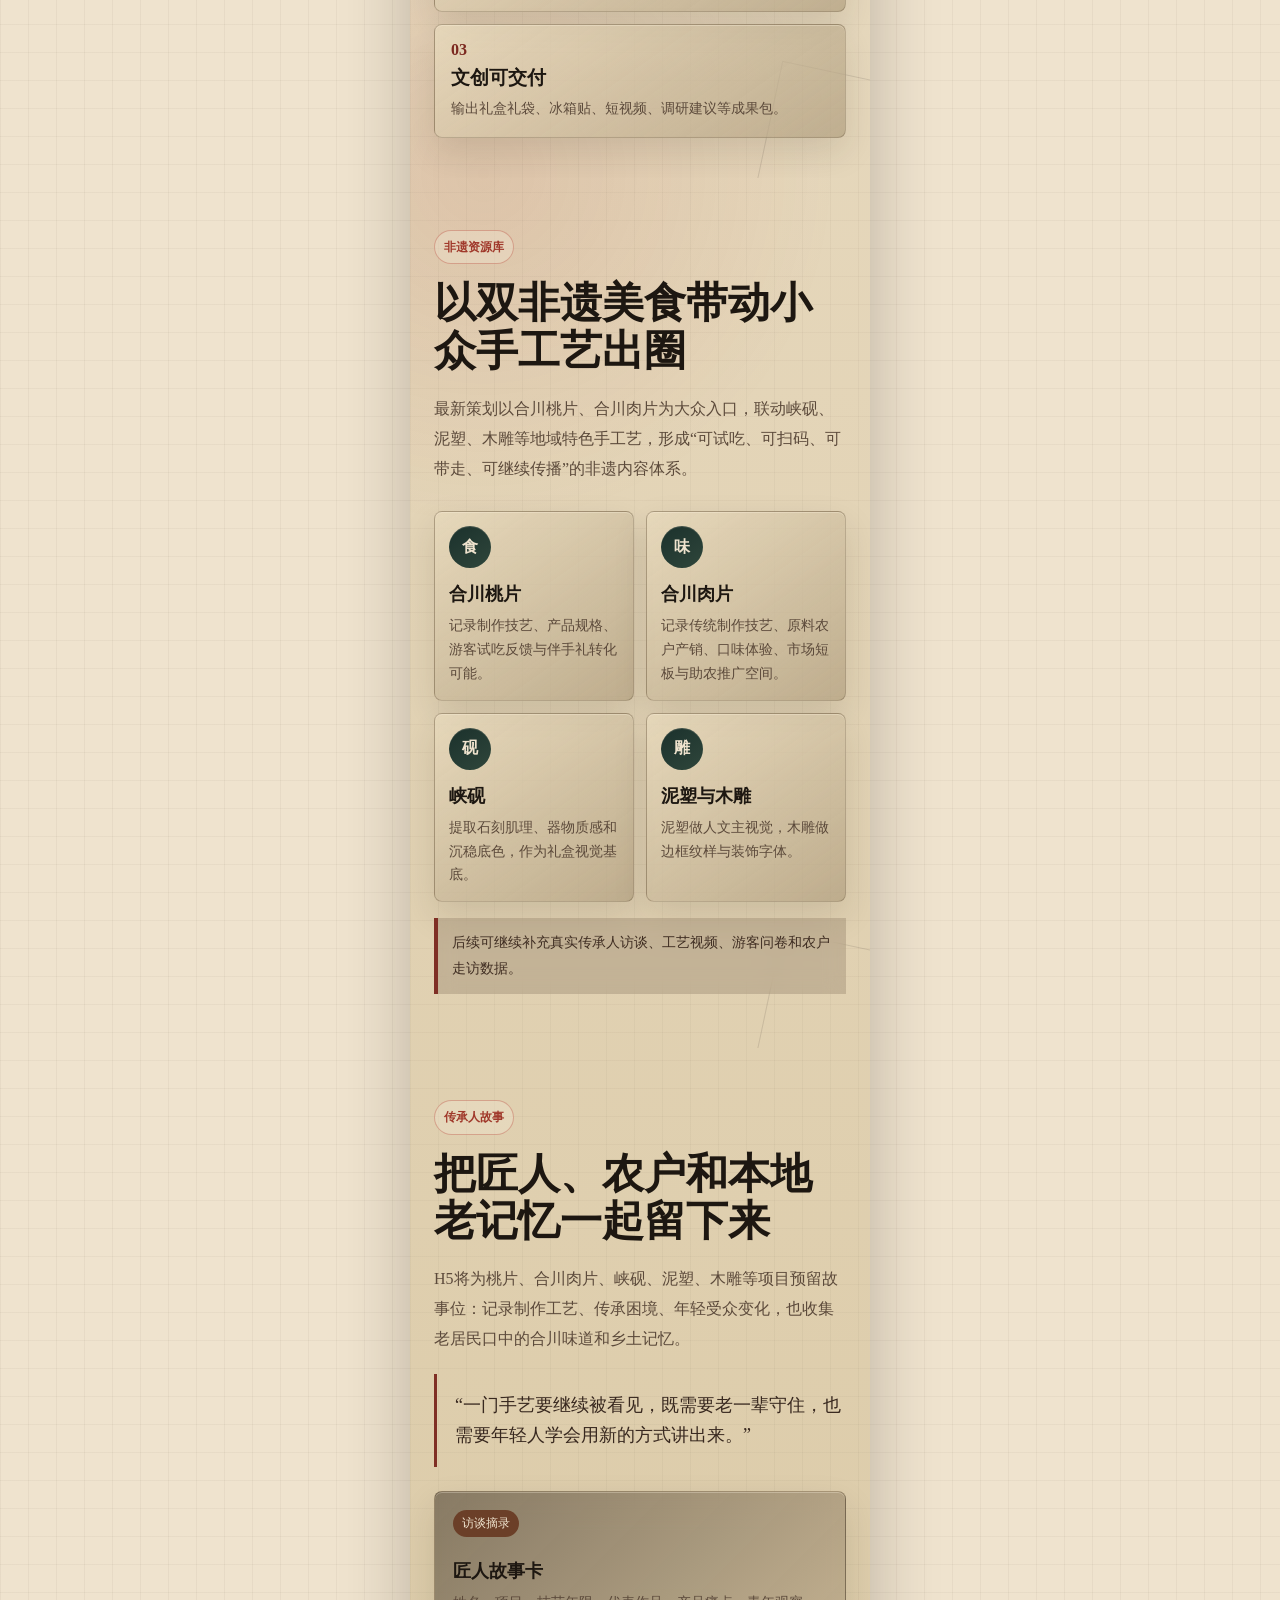
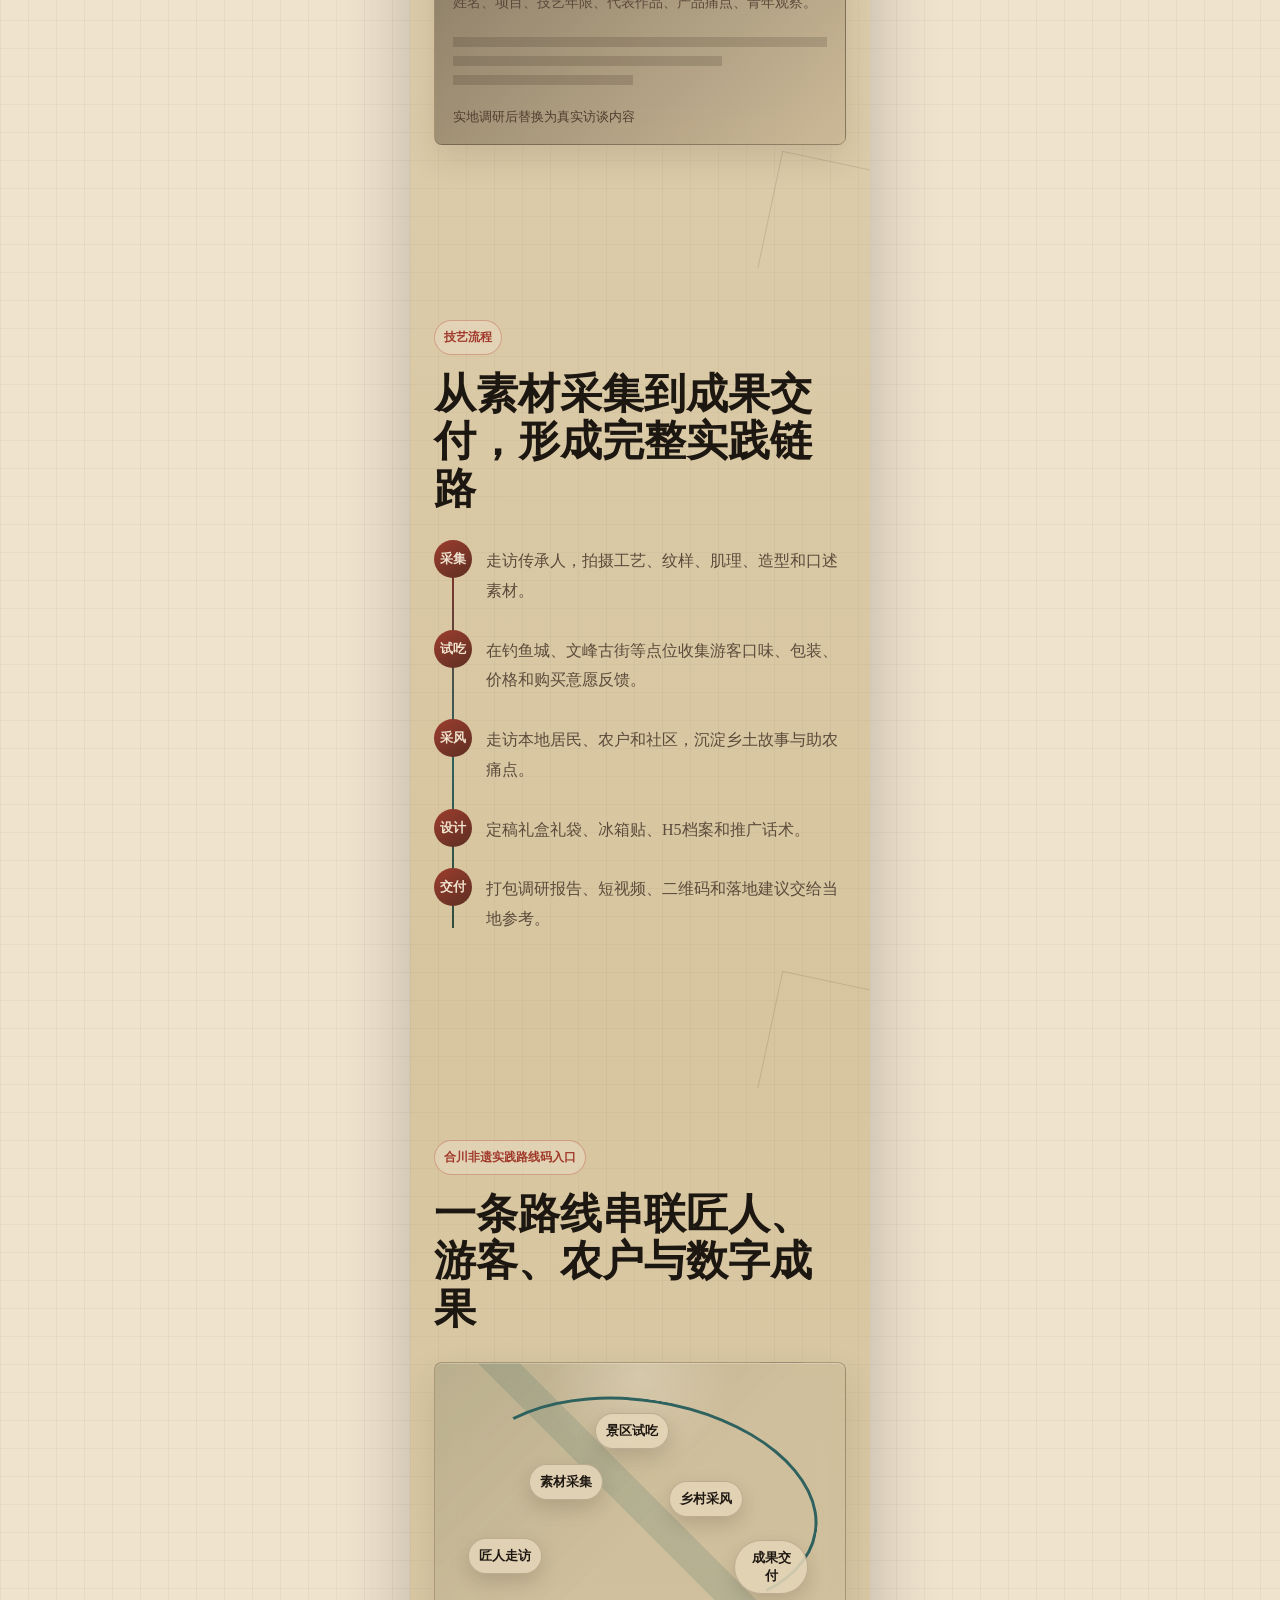
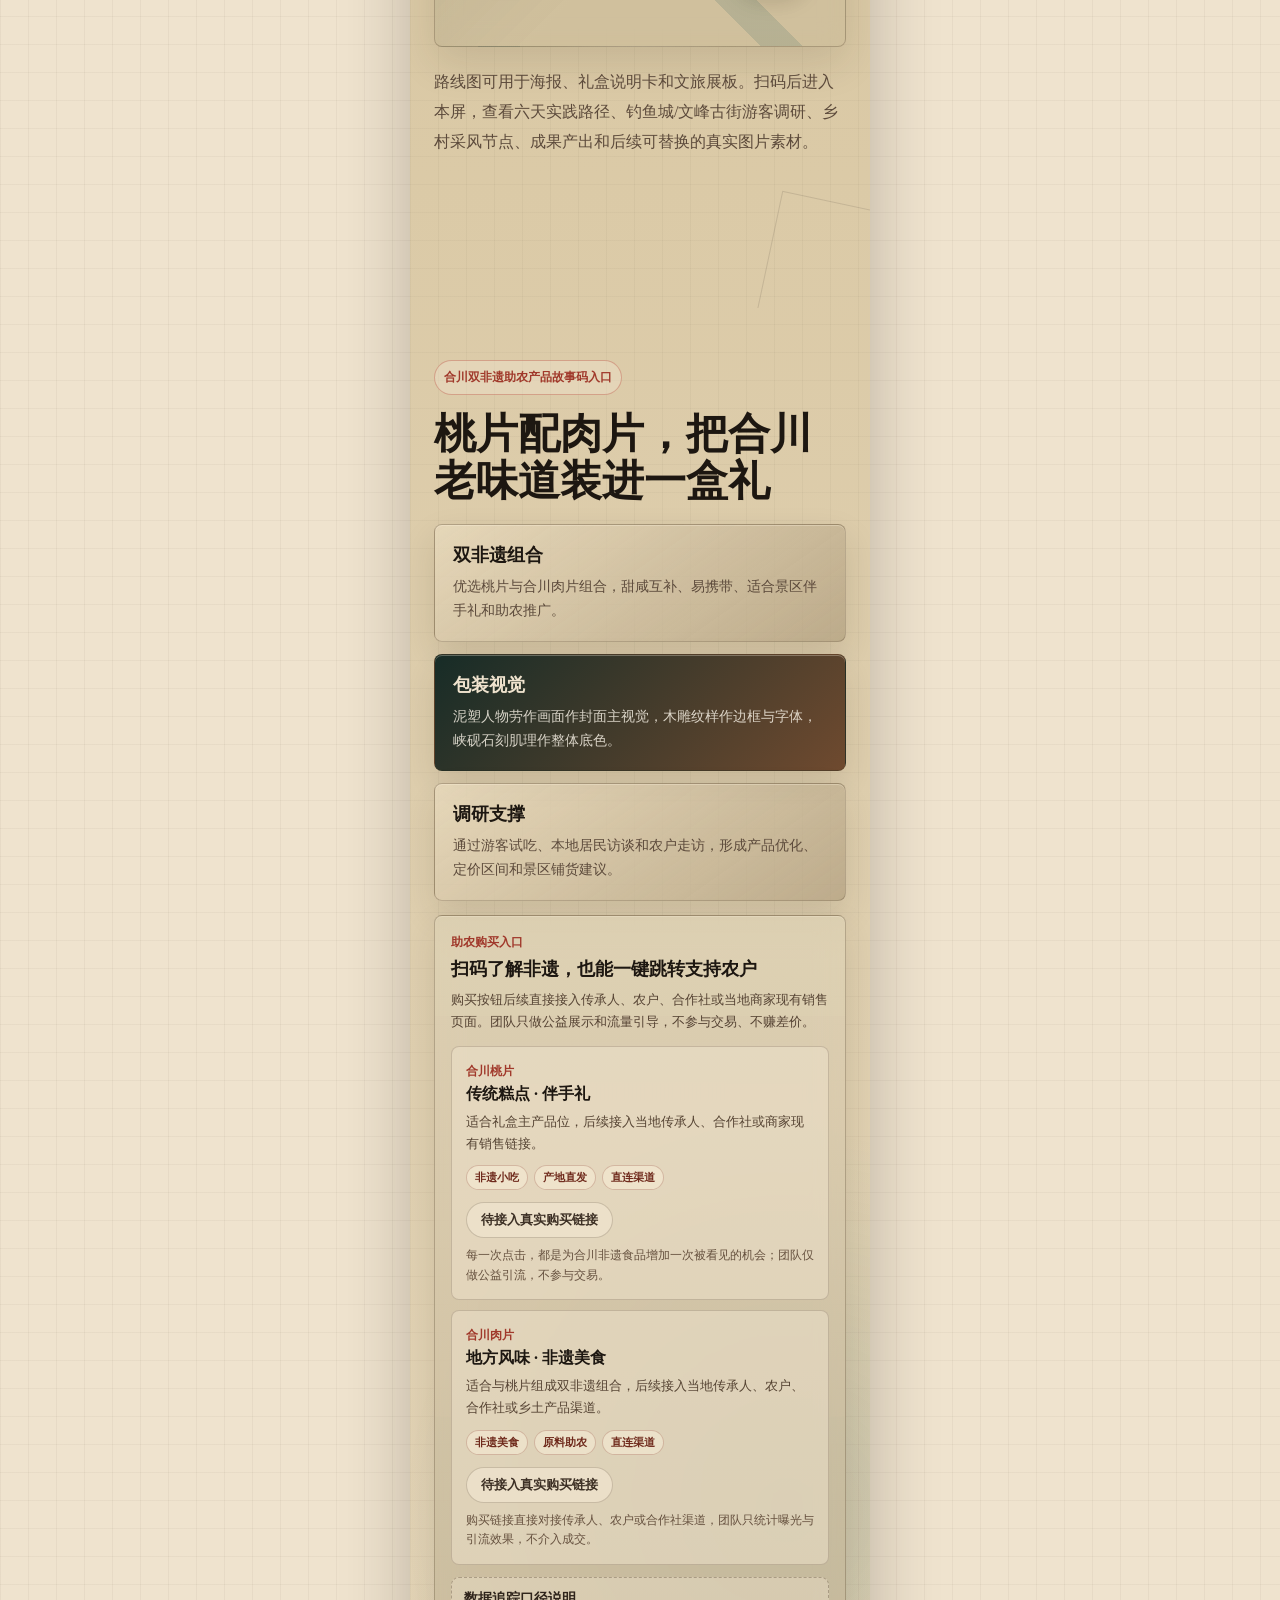
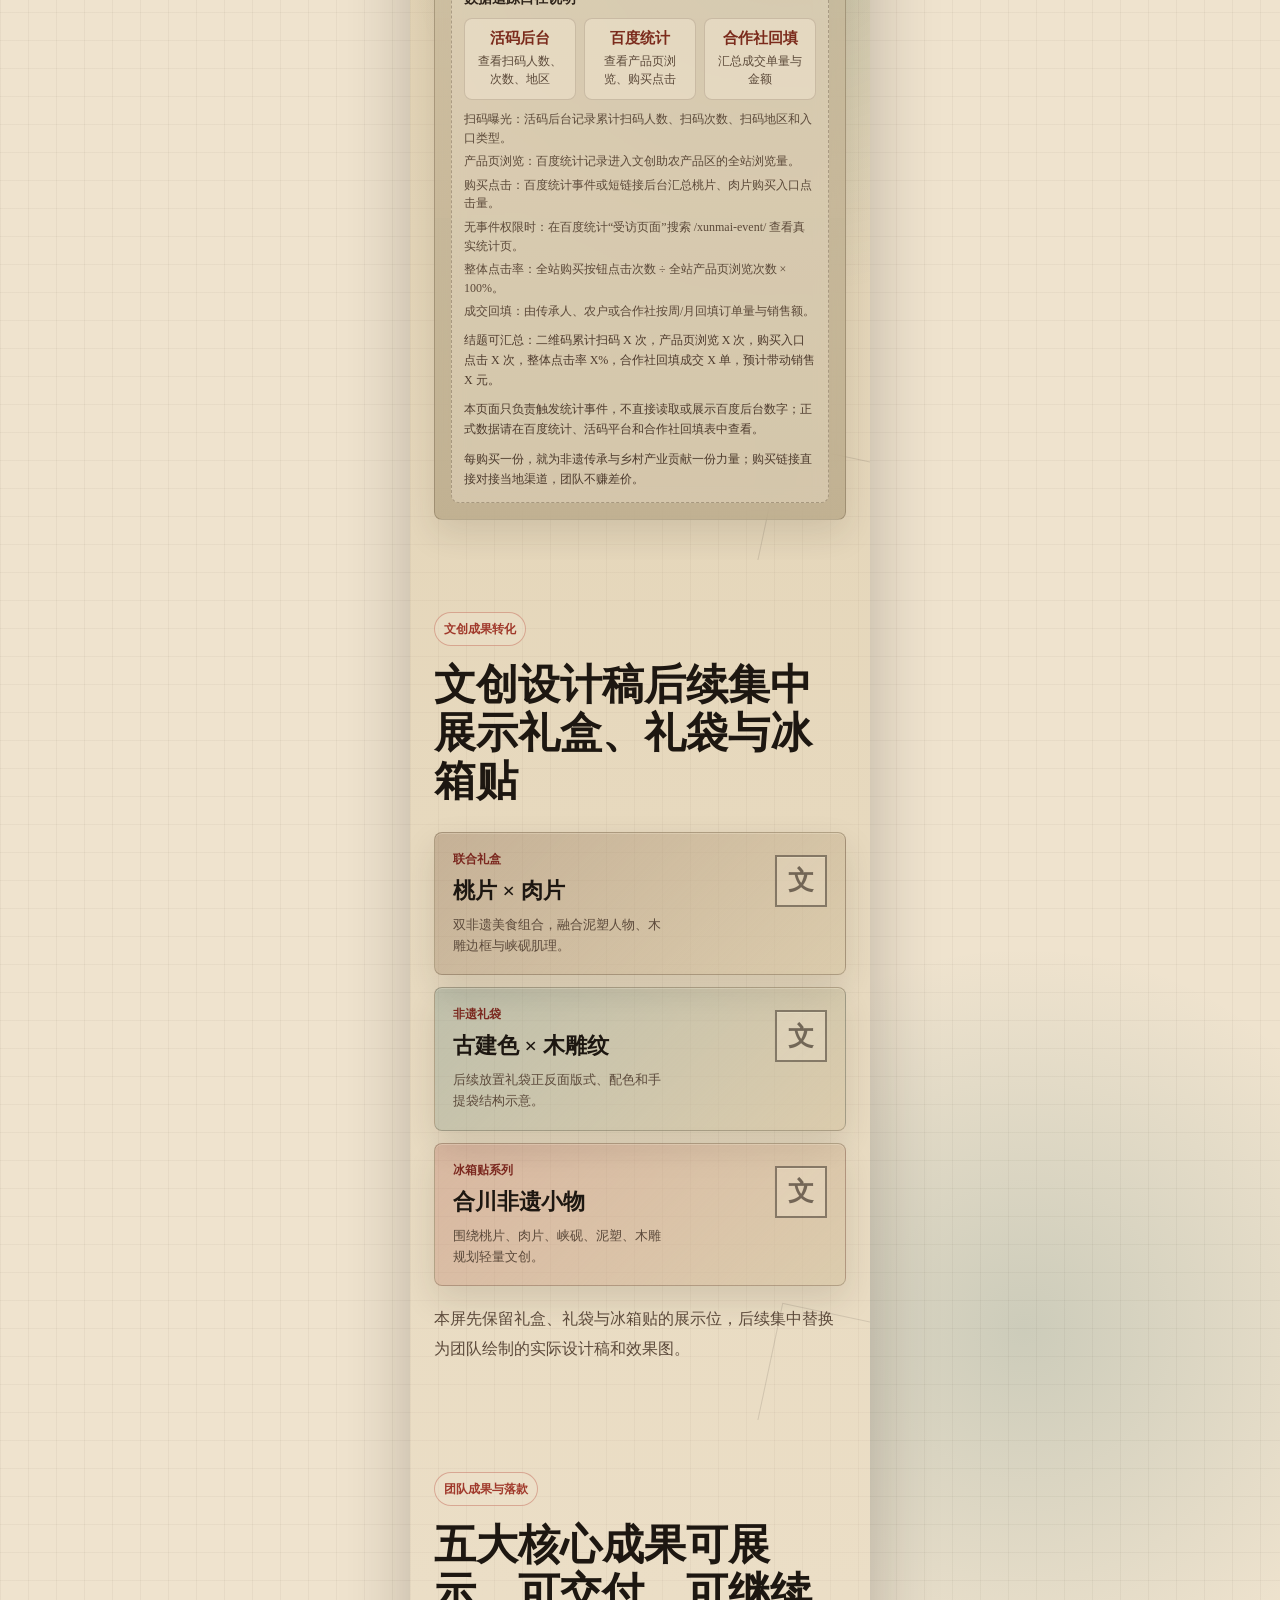
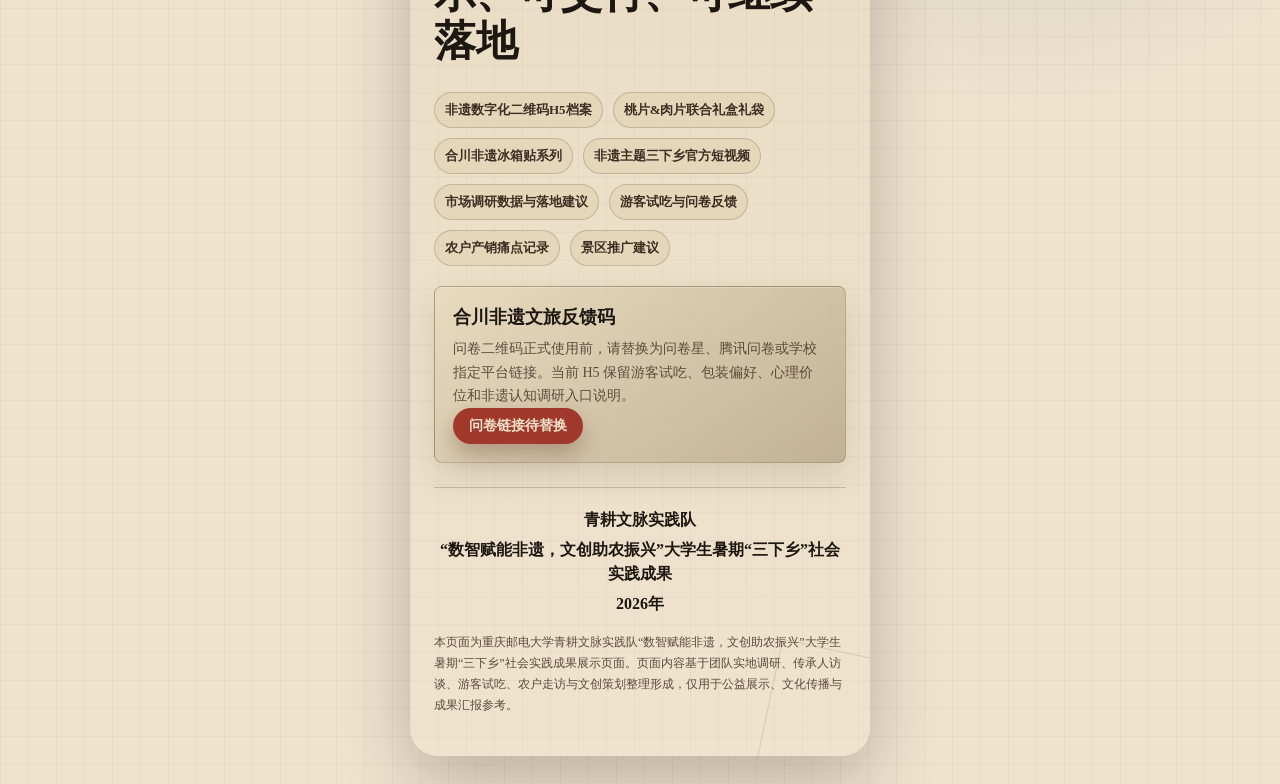
<file: mobile.html>
<!doctype html>
<html lang="zh-CN">
  <head>
    <meta charset="utf-8" />
    <meta name="viewport" content="width=device-width, initial-scale=1, viewport-fit=cover" />
    <meta name="description" content="寻脉合川：数智赋能非遗，文创助农振兴，承载合川非遗数字档案、匠人故事、文创方案、调研数据与助农推广成果。" />
    <title>寻脉合川：数智赋能非遗，文创助农振兴 · 移动端</title>
    <link rel="icon" href="./favicon.svg" type="image/svg+xml" />
    <link rel="stylesheet" href="./styles.css" />
  </head>
  <body>
    <a class="skip-link" href="#intro">跳转到正文</a>

    <main class="h5-shell" aria-label="寻脉合川非遗创新推广H5">
      <aside class="screen-rail" aria-label="页面导航">
        <a class="rail-dot is-active" href="#home" aria-label="首页"></a>
        <a class="rail-dot" href="#intro" aria-label="项目导语"></a>
        <a class="rail-dot" href="#heritage" aria-label="非遗资源库"></a>
        <a class="rail-dot" href="#artisan" aria-label="传承人故事"></a>
        <a class="rail-dot" href="#craft" aria-label="技艺流程"></a>
        <a class="rail-dot" href="#route" aria-label="实践路线"></a>
        <a class="rail-dot" href="#product" aria-label="助农产品"></a>
        <a class="rail-dot" href="#creative" aria-label="文创展示"></a>
        <a class="rail-dot" href="#credits" aria-label="团队成果与落款"></a>
      </aside>

      <section id="home" class="screen hero-screen" data-title="首页主视觉">
        <div class="hero-poster" aria-hidden="true">
          <div class="hero-photo"></div>
          <div class="photo-shade"></div>
        </div>
        <div class="screen-inner hero-inner">
          <div class="profile-card">
            <div class="profile-badge">合川</div>
            <p class="place-line">中国重庆 · 合川</p>
            <p class="eyebrow">数智赋能非遗 × 文创助农振兴</p>
            <h1>寻脉合川</h1>
            <p class="hero-subtitle">合川非遗创新推广 H5</p>
            <p class="hero-copy">
              以合川桃片、合川肉片双非遗美食为流量载体，带动峡砚、泥塑、木雕等小众非遗被看见，也把乡土产品讲成有温度的故事。
            </p>
            <div class="hero-actions" aria-label="快捷入口">
              <a class="primary-action" href="#heritage">进入导览</a>
              <a class="ghost-action" href="#route">查看路线</a>
            </div>
          </div>
        </div>
      </section>

      <section id="intro" class="screen intro-screen" data-title="项目导语">
        <div class="screen-inner">
          <p class="eyebrow">项目主线</p>
          <h2>美食引流，文化沉淀，数智留存，文创助农</h2>
          <p>
            本页承载的是青耕文脉实践队“数智赋能非遗，文创助农振兴”数字化展示板块：线下礼盒、礼袋、说明卡和文创周边保持产品美感，二维码负责把用户带到线上 H5，继续阅读非遗图文、匠人故事、乡土文案、调研反馈、助农推广建议和非遗小吃购买入口。
          </p>
          <div class="logic-grid" aria-label="整体设计逻辑">
            <article>
              <span>01</span>
              <strong>双美食引流</strong>
              <p>以桃片、合川肉片吸引游客试吃、扫码和反馈。</p>
            </article>
            <article>
              <span>02</span>
              <strong>线上建档案</strong>
              <p>H5集中承载非遗资料、匠人故事、视频素材和乡土记忆。</p>
            </article>
            <article>
              <span>03</span>
              <strong>文创可交付</strong>
              <p>输出礼盒礼袋、冰箱贴、短视频、调研建议等成果包。</p>
            </article>
          </div>
        </div>
      </section>

      <section id="heritage" class="screen heritage-screen" data-title="非遗资源库">
        <div class="screen-inner">
          <p class="eyebrow">非遗资源库</p>
          <h2>以双非遗美食带动小众手工艺出圈</h2>
          <p>
            最新策划以合川桃片、合川肉片为大众入口，联动峡砚、泥塑、木雕等地域特色手工艺，形成“可试吃、可扫码、可带走、可继续传播”的非遗内容体系。
          </p>
          <div class="resource-board">
            <article class="resource-card">
              <span class="resource-icon">食</span>
              <h3>合川桃片</h3>
              <p>记录制作技艺、产品规格、游客试吃反馈与伴手礼转化可能。</p>
            </article>
            <article class="resource-card">
              <span class="resource-icon">味</span>
              <h3>合川肉片</h3>
              <p>记录传统制作技艺、原料农户产销、口味体验、市场短板与助农推广空间。</p>
            </article>
            <article class="resource-card">
              <span class="resource-icon">砚</span>
              <h3>峡砚</h3>
              <p>提取石刻肌理、器物质感和沉稳底色，作为礼盒视觉基底。</p>
            </article>
            <article class="resource-card">
              <span class="resource-icon">雕</span>
              <h3>泥塑与木雕</h3>
              <p>泥塑做人文主视觉，木雕做边框纹样与装饰字体。</p>
            </article>
          </div>
          <p class="note-strip">后续可继续补充真实传承人访谈、工艺视频、游客问卷和农户走访数据。</p>
        </div>
      </section>

      <section id="artisan" class="screen artisan-screen" data-title="传承人故事">
        <div class="screen-inner split-screen">
          <div>
            <p class="eyebrow">传承人故事</p>
            <h2>把匠人、农户和本地老记忆一起留下来</h2>
            <p>
              H5将为桃片、合川肉片、峡砚、泥塑、木雕等项目预留故事位：记录制作工艺、传承困境、年轻受众变化，也收集老居民口中的合川味道和乡土记忆。
            </p>
            <blockquote>
              “一门手艺要继续被看见，既需要老一辈守住，也需要年轻人学会用新的方式讲出来。”
            </blockquote>
          </div>
          <div class="story-card" aria-label="匠人故事页面样式">
            <span class="story-tag">访谈摘录</span>
            <h3>匠人故事卡</h3>
            <p>姓名、项目、技艺年限、代表作品、产品痛点、青年观察。</p>
            <div class="story-lines">
              <i></i>
              <i></i>
              <i></i>
            </div>
            <small>实地调研后替换为真实访谈内容</small>
          </div>
        </div>
      </section>

      <section id="craft" class="screen craft-screen" data-title="技艺流程">
        <div class="screen-inner">
          <p class="eyebrow">技艺流程</p>
          <h2>从素材采集到成果交付，形成完整实践链路</h2>
          <div class="process-line">
            <article>
              <span>采集</span>
              <p>走访传承人，拍摄工艺、纹样、肌理、造型和口述素材。</p>
            </article>
            <article>
              <span>试吃</span>
              <p>在钓鱼城、文峰古街等点位收集游客口味、包装、价格和购买意愿反馈。</p>
            </article>
            <article>
              <span>采风</span>
              <p>走访本地居民、农户和社区，沉淀乡土故事与助农痛点。</p>
            </article>
            <article>
              <span>设计</span>
              <p>定稿礼盒礼袋、冰箱贴、H5档案和推广话术。</p>
            </article>
            <article>
              <span>交付</span>
              <p>打包调研报告、短视频、二维码和落地建议交给当地参考。</p>
            </article>
          </div>
        </div>
      </section>

      <section id="route" class="screen route-screen" data-title="实践路线">
        <div class="screen-inner">
          <p class="eyebrow">合川非遗实践路线码入口</p>
          <h2>一条路线串联匠人、游客、农户与数字成果</h2>
          <div class="route-map" role="img" aria-label="合川非遗实践路线节点示意">
            <div class="route-thread"></div>
            <span style="--x:17%; --y:68%">匠人走访</span>
            <span style="--x:32%; --y:42%">素材采集</span>
            <span style="--x:48%; --y:24%">景区试吃</span>
            <span style="--x:66%; --y:48%">乡村采风</span>
            <span style="--x:82%; --y:72%">成果交付</span>
          </div>
          <p>
            路线图可用于海报、礼盒说明卡和文旅展板。扫码后进入本屏，查看六天实践路径、钓鱼城/文峰古街游客调研、乡村采风节点、成果产出和后续可替换的真实图片素材。
          </p>
        </div>
      </section>

      <section id="product" class="screen product-screen" data-title="助农产品">
        <div class="screen-inner">
          <p class="eyebrow">合川双非遗助农产品故事码入口</p>
          <h2>桃片配肉片，把合川老味道装进一盒礼</h2>
          <div class="product-layout">
            <article class="product-story">
              <h3>双非遗组合</h3>
              <p>优选桃片与合川肉片组合，甜咸互补、易携带、适合景区伴手礼和助农推广。</p>
            </article>
            <article class="product-story accent">
              <h3>包装视觉</h3>
              <p>泥塑人物劳作画面作封面主视觉，木雕纹样作边框与字体，峡砚石刻肌理作整体底色。</p>
            </article>
            <article class="product-story">
              <h3>调研支撑</h3>
              <p>通过游客试吃、本地居民访谈和农户走访，形成产品优化、定价区间和景区铺货建议。</p>
            </article>
          </div>
          <div class="purchase-panel" aria-labelledby="mobile-purchase-title">
            <div class="purchase-head">
              <span>助农购买入口</span>
              <h3 id="mobile-purchase-title">扫码了解非遗，也能一键跳转支持农户</h3>
              <p>购买按钮后续直接接入传承人、农户、合作社或当地商家现有销售页面。团队只做公益展示和流量引导，不参与交易、不赚差价。</p>
            </div>
            <div class="purchase-list">
              <article class="purchase-card">
                <span>合川桃片</span>
                <b>传统糕点 · 伴手礼</b>
                <p>适合礼盒主产品位，后续接入当地传承人、合作社或商家现有销售链接。</p>
                <div class="purchase-tags" aria-label="助农属性">
                  <em>非遗小吃</em><em>产地直发</em><em>直连渠道</em>
                </div>
                <a class="purchase-link" href="#tracking-note" data-product-link data-product-id="hechuan-taopian" data-product-name="合川桃片" data-product-channel="传承人/合作社" data-purchase-url="">待接入真实购买链接</a>
                <small class="purchase-aid">每一次点击，都是为合川非遗食品增加一次被看见的机会；团队仅做公益引流，不参与交易。</small>
              </article>
              <article class="purchase-card">
                <span>合川肉片</span>
                <b>地方风味 · 非遗美食</b>
                <p>适合与桃片组成双非遗组合，后续接入当地传承人、农户、合作社或乡土产品渠道。</p>
                <div class="purchase-tags" aria-label="助农属性">
                  <em>非遗美食</em><em>原料助农</em><em>直连渠道</em>
                </div>
                <a class="purchase-link" href="#tracking-note" data-product-link data-product-id="hechuan-roupian" data-product-name="合川肉片" data-product-channel="传承人/农户/合作社" data-purchase-url="">待接入真实购买链接</a>
                <small class="purchase-aid">购买链接直接对接传承人、农户或合作社渠道，团队只统计曝光与引流效果，不介入成交。</small>
              </article>
            </div>
            <div id="tracking-note" class="tracking-note" tabindex="-1">
              <strong>数据追踪口径说明</strong>
              <div class="tracking-dashboard" aria-label="后台数据来源说明">
                <article><b>活码后台</b><span>查看扫码人数、次数、地区</span></article>
                <article><b>百度统计</b><span>查看产品页浏览、购买点击</span></article>
                <article><b>合作社回填</b><span>汇总成交单量与金额</span></article>
              </div>
              <div class="tracking-metrics">
                <span>扫码曝光：活码后台记录累计扫码人数、扫码次数、扫码地区和入口类型。</span>
                <span>产品页浏览：百度统计记录进入文创助农产品区的全站浏览量。</span>
                <span>购买点击：百度统计事件或短链接后台汇总桃片、肉片购买入口点击量。</span>
                <span>无事件权限时：在百度统计“受访页面”搜索 /xunmai-event/ 查看真实统计页。</span>
                <span>整体点击率：全站购买按钮点击次数 ÷ 全站产品页浏览次数 × 100%。</span>
                <span>成交回填：由传承人、农户或合作社按周/月回填订单量与销售额。</span>
              </div>
              <small>结题可汇总：二维码累计扫码 X 次，产品页浏览 X 次，购买入口点击 X 次，整体点击率 X%，合作社回填成交 X 单，预计带动销售 X 元。</small>
              <small>本页面只负责触发统计事件，不直接读取或展示百度后台数字；正式数据请在百度统计、活码平台和合作社回填表中查看。</small>
              <small>每购买一份，就为非遗传承与乡村产业贡献一份力量；购买链接直接对接当地渠道，团队不赚差价。</small>
            </div>
          </div>
        </div>
      </section>

      <section id="creative" class="screen creative-screen" data-title="文创展示">
        <div class="screen-inner">
          <p class="eyebrow">文创成果转化</p>
          <h2>文创设计稿后续集中展示礼盒、礼袋与冰箱贴</h2>
          <div class="mockup-row">
            <article class="mockup gift">
              <span>联合礼盒</span>
              <b>桃片 × 肉片</b>
              <small>双非遗美食组合，融合泥塑人物、木雕边框与峡砚肌理。</small>
            </article>
            <article class="mockup bag">
              <span>非遗礼袋</span>
              <b>古建色 × 木雕纹</b>
              <small>后续放置礼袋正反面版式、配色和手提袋结构示意。</small>
            </article>
            <article class="mockup card">
              <span>冰箱贴系列</span>
              <b>合川非遗小物</b>
              <small>围绕桃片、肉片、峡砚、泥塑、木雕规划轻量文创。</small>
            </article>
          </div>
          <p>
            本屏先保留礼盒、礼袋与冰箱贴的展示位，后续集中替换为团队绘制的实际设计稿和效果图。
          </p>
        </div>
      </section>

      <section id="credits" class="screen credits-screen" data-title="团队成果与落款">
        <div class="screen-inner">
          <p class="eyebrow">团队成果与落款</p>
          <h2>五大核心成果可展示、可交付、可继续落地</h2>
          <div class="deliverable-list">
            <span>非遗数字化二维码H5档案</span>
            <span>桃片&肉片联合礼盒礼袋</span>
            <span>合川非遗冰箱贴系列</span>
            <span>非遗主题三下乡官方短视频</span>
            <span>市场调研数据与落地建议</span>
            <span>游客试吃与问卷反馈</span>
            <span>农户产销痛点记录</span>
            <span>景区推广建议</span>
          </div>
          <div id="survey" class="survey-panel" data-title="问卷入口" aria-label="问卷入口说明">
            <h3>合川非遗文旅反馈码</h3>
            <p>问卷二维码正式使用前，请替换为问卷星、腾讯问卷或学校指定平台链接。当前 H5 保留游客试吃、包装偏好、心理价位和非遗认知调研入口说明。</p>
            <a class="primary-action compact" href="#credits">问卷链接待替换</a>
          </div>
          <footer class="formal-credit">
            <p>青耕文脉实践队</p>
            <p>“数智赋能非遗，文创助农振兴”大学生暑期“三下乡”社会实践成果</p>
            <p>2026年</p>
            <small>
              本页面为重庆邮电大学青耕文脉实践队“数智赋能非遗，文创助农振兴”大学生暑期“三下乡”社会实践成果展示页面。页面内容基于团队实地调研、传承人访谈、游客试吃、农户走访与文创策划整理形成，仅用于公益展示、文化传播与成果汇报参考。
            </small>
          </footer>
        </div>
      </section>
    </main>

    <nav class="bottom-nav" aria-label="二维码入口快捷导航">
      <a class="is-active" href="#home" aria-current="page">主码</a>
      <a href="#route">路线码</a>
      <a href="#product">产品码</a>
      <a href="#survey">问卷码</a>
    </nav>

    <script src="./script.js"></script>
    <script src="./analytics-config.js?v=20260629-plan002"></script>
    <script src="./tracking.js?v=20260629-plan002"></script>
  </body>
</html>
</file>
<file: desktop.css>
:root {
  --paper: #efe3ce;
  --paper-deep: #c9b894;
  --ink: #1d1711;
  --muted: #5c4a3b;
  --stone: #50625a;
  --stone-dark: #172c27;
  --river: #2f625f;
  --wood: #6f4a2f;
  --cinnabar: #a0392b;
  --peach: #b96955;
  --line: rgba(43, 30, 20, 0.24);
  --glass-dark: rgba(53, 45, 33, 0.42);
  --glass-warm: rgba(215, 198, 164, 0.58);
  --shadow: 0 28px 90px rgba(23, 18, 13, 0.24);
}

* {
  box-sizing: border-box;
}

body {
  margin: 0;
  color: var(--ink);
  background:
    linear-gradient(90deg, rgba(43, 30, 20, 0.05) 1px, transparent 1px) 0 0 / 32px 32px,
    linear-gradient(rgba(43, 30, 20, 0.04) 1px, transparent 1px) 0 0 / 32px 32px,
    radial-gradient(circle at 14% 12%, rgba(160, 57, 43, 0.18), transparent 28rem),
    radial-gradient(circle at 86% 70%, rgba(47, 98, 95, 0.2), transparent 32rem),
    var(--paper);
  font-family: "Noto Serif CJK SC", "Source Han Serif SC", "Songti SC", "SimSun", serif;
  letter-spacing: 0;
}

body::before {
  position: fixed;
  inset: 0;
  z-index: -1;
  pointer-events: none;
  content: "";
  opacity: 0.24;
  background-image:
    linear-gradient(115deg, transparent 0 46%, rgba(43, 30, 20, 0.09) 46% 47%, transparent 47%),
    linear-gradient(65deg, transparent 0 48%, rgba(52, 77, 58, 0.09) 48% 49%, transparent 49%);
  background-size: 180px 180px, 240px 240px;
}

a {
  color: inherit;
  text-decoration: none;
}

main section[id] {
  scroll-margin-top: 72px;
}

.site-header {
  position: sticky;
  top: 0;
  z-index: 10;
  height: 72px;
  display: grid;
  grid-template-columns: auto 1fr auto;
  align-items: center;
  gap: 28px;
  padding: 0 clamp(24px, 5vw, 72px);
  border-bottom: 1px solid rgba(43, 30, 20, 0.16);
  background: rgba(224, 210, 178, 0.72);
  box-shadow: 0 12px 38px rgba(23, 18, 13, 0.12);
  backdrop-filter: blur(18px) saturate(1.06);
  -webkit-backdrop-filter: blur(18px) saturate(1.06);
}

.brand {
  display: inline-flex;
  align-items: center;
  gap: 12px;
  font-weight: 900;
}

.brand span {
  width: 38px;
  height: 38px;
  display: grid;
  place-items: center;
  border-radius: 50%;
  color: var(--paper);
  background: linear-gradient(145deg, #b75b48, var(--cinnabar));
  box-shadow: inset 0 1px 0 rgba(255, 239, 208, 0.36), 0 8px 20px rgba(67, 23, 14, 0.2);
  font-size: 13px;
}

.site-nav {
  display: flex;
  justify-content: center;
  gap: clamp(14px, 2vw, 28px);
  color: var(--muted);
  font-size: 14px;
  font-weight: 800;
}

.site-nav a.is-active {
  color: var(--stone-dark);
}

.mobile-link,
.primary,
.secondary {
  min-height: 42px;
  display: inline-flex;
  align-items: center;
  justify-content: center;
  padding: 0 18px;
  border-radius: 999px;
  font-size: 14px;
  font-weight: 900;
}

.mobile-link,
.secondary {
  border: 1px solid rgba(43, 30, 20, 0.22);
  color: var(--muted);
  background: rgba(239, 227, 206, 0.62);
  box-shadow: inset 0 1px 0 rgba(255, 246, 225, 0.4);
}

.primary {
  color: var(--paper);
  background: linear-gradient(145deg, var(--stone-dark), var(--river));
  box-shadow: 0 14px 30px rgba(23, 44, 39, 0.24);
}

.hero {
  position: relative;
  min-height: calc(100vh - 72px);
  display: grid;
  grid-template-columns: minmax(420px, 1.1fr) minmax(420px, 0.9fr);
  align-items: center;
  gap: clamp(40px, 6vw, 96px);
  padding: clamp(64px, 8vw, 120px) clamp(40px, 7vw, 108px);
  overflow: hidden;
  background:
    radial-gradient(circle at 18% 18%, rgba(160, 57, 43, 0.14), transparent 28rem),
    linear-gradient(115deg, rgba(239, 227, 206, 0.88) 0 42%, rgba(201, 184, 148, 0.72) 70%, rgba(23, 44, 39, 0.28));
}

.hero::before {
  position: absolute;
  inset: -46px -80px auto 38%;
  height: min(78vh, 760px);
  content: "";
  opacity: 0.48;
  filter: saturate(0.9) contrast(0.96) brightness(0.86);
  background:
    linear-gradient(90deg, rgba(239, 227, 206, 0.82), rgba(239, 227, 206, 0.16) 34%, rgba(17, 26, 22, 0.34)),
    url("./assets/images/diaoyu-fortress-commons.jpg") center / cover no-repeat;
  mask-image:
    linear-gradient(90deg, transparent 0%, #000 12%, #000 88%, transparent 100%),
    linear-gradient(180deg, #000 0%, #000 76%, transparent 100%);
  mask-composite: intersect;
  -webkit-mask-image:
    linear-gradient(90deg, transparent 0%, #000 12%, #000 88%, transparent 100%),
    linear-gradient(180deg, #000 0%, #000 76%, transparent 100%);
  -webkit-mask-composite: source-in;
}

.hero::after {
  position: absolute;
  inset: auto 0 0;
  height: 220px;
  content: "";
  pointer-events: none;
  background: linear-gradient(180deg, rgba(239, 227, 206, 0), rgba(239, 227, 206, 0.8) 72%, var(--paper));
}

.hero-copy {
  position: relative;
  z-index: 1;
  max-width: 760px;
  padding: clamp(28px, 4vw, 46px);
  border: 1px solid rgba(239, 227, 206, 0.32);
  border-radius: 16px;
  background:
    linear-gradient(180deg, rgba(84, 72, 52, 0.28), rgba(218, 202, 169, 0.52)),
    rgba(239, 227, 206, 0.3);
  box-shadow: var(--shadow);
  backdrop-filter: blur(18px) saturate(1.04);
  -webkit-backdrop-filter: blur(18px) saturate(1.04);
}

.eyebrow {
  width: fit-content;
  margin: 0 0 18px;
  padding: 6px 12px;
  border: 1px solid rgba(160, 57, 43, 0.34);
  border-radius: 999px;
  color: var(--cinnabar);
  background: rgba(239, 227, 206, 0.48);
  font-size: 13px;
  font-weight: 900;
}

.place-line {
  margin: -4px 0 14px;
  color: #8f2f25;
  font-size: 16px;
  font-weight: 900;
}

h1,
h2,
h3,
p {
  margin-block-start: 0;
}

h1 {
  margin-block-end: 24px;
  font-family: "STKaiti", "KaiTi", "FangSong", serif;
  font-size: clamp(58px, 6.2vw, 92px);
  line-height: 1.03;
  color: #4a1d12;
  text-shadow: 0 2px 0 rgba(255, 239, 208, 0.26), 0 14px 34px rgba(43, 30, 20, 0.18);
}

h2 {
  margin-block-end: 18px;
  color: #2c2018;
  font-size: clamp(36px, 4.5vw, 70px);
  line-height: 1.12;
  text-shadow: 0 1px 0 rgba(255, 246, 225, 0.28);
}

h3 {
  margin-block-end: 10px;
  font-size: 22px;
}

p {
  color: var(--muted);
  font-size: 18px;
  line-height: 1.85;
}

.hero-actions {
  display: flex;
  gap: 14px;
  margin-top: 34px;
}

.hero-art {
  position: relative;
  z-index: 1;
  height: min(68vh, 620px);
  min-height: 460px;
  border: 1px solid rgba(239, 227, 206, 0.34);
  border-radius: 18px;
  overflow: hidden;
  background:
    linear-gradient(180deg, rgba(12, 18, 15, 0.08), rgba(11, 15, 12, 0.34) 58%, rgba(10, 12, 9, 0.68)),
    url("./assets/images/diaoyu-fortress-commons.jpg") center / cover no-repeat;
  box-shadow: var(--shadow);
}

.hero-art::before {
  position: absolute;
  inset: 0;
  content: "";
  background:
    radial-gradient(ellipse at 50% 44%, transparent 0 48%, rgba(12, 14, 10, 0.58) 84%),
    linear-gradient(180deg, rgba(239, 227, 206, 0.06), rgba(17, 26, 22, 0.42) 70%, rgba(216, 200, 172, 0.6));
}

.hero-art::after {
  position: absolute;
  left: 34px;
  right: 34px;
  bottom: 32px;
  height: 36%;
  display: flex;
  align-items: flex-end;
  padding: 28px;
  content: "中国重庆 · 合川\A线下文创包装 × 线上文化承载";
  white-space: pre-line;
  border: 1px solid rgba(239, 227, 206, 0.28);
  border-radius: 16px;
  color: rgba(255, 246, 225, 0.9);
  background:
    linear-gradient(180deg, rgba(255, 246, 225, 0.16), rgba(62, 51, 38, 0.42)),
    rgba(239, 227, 206, 0.24);
  box-shadow: inset 0 1px 0 rgba(255, 246, 225, 0.22);
  font-size: clamp(22px, 2.2vw, 34px);
  font-weight: 900;
  line-height: 1.45;
  text-shadow: 0 10px 28px rgba(10, 12, 9, 0.45);
  backdrop-filter: blur(18px) saturate(1.04);
  -webkit-backdrop-filter: blur(18px) saturate(1.04);
}

.sun {
  position: absolute;
  z-index: 2;
  right: 54px;
  top: 54px;
  width: 120px;
  height: 120px;
  display: grid;
  place-items: center;
  border: 2px solid rgba(247, 241, 229, 0.72);
  border-radius: 50%;
  color: #f5d1a5;
  background: rgba(160, 57, 43, 0.64);
  box-shadow: 0 16px 34px rgba(42, 32, 24, 0.28);
  font-size: 32px;
  font-weight: 900;
}

.gate {
  display: none;
}

.gate::before,
.gate::after {
  display: none;
}

.gate::before {
  left: 34px;
  right: 34px;
  top: 64px;
  height: 28px;
}

.gate::after {
  left: 84px;
  bottom: 0;
  width: 74px;
  height: 120px;
  border-radius: 48px 48px 0 0;
}

.ridge {
  display: none;
}

.ridge-a {
  bottom: 122px;
  background: rgba(247, 241, 229, 0.16);
}

.ridge-b {
  bottom: 70px;
  background: rgba(93, 141, 154, 0.22);
}

.river {
  display: none;
}

.band,
.feature,
.credits {
  position: relative;
  overflow: hidden;
  padding: clamp(72px, 8vw, 128px) clamp(40px, 7vw, 108px);
  background:
    radial-gradient(circle at 86% 10%, rgba(23, 44, 39, 0.1), transparent 26rem),
    linear-gradient(180deg, rgba(239, 227, 206, 0.94), rgba(201, 184, 148, 0.76)),
    var(--paper);
}

.band::after,
.feature::after,
.credits::after {
  position: absolute;
  right: -52px;
  bottom: -52px;
  width: 190px;
  height: 190px;
  content: "";
  border: 1px solid rgba(43, 30, 20, 0.12);
  transform: rotate(12deg);
  pointer-events: none;
}

.intro-band,
.process-band {
  background:
    radial-gradient(circle at 14% 8%, rgba(160, 57, 43, 0.1), transparent 26rem),
    linear-gradient(180deg, rgba(229, 214, 184, 0.95), rgba(190, 173, 139, 0.84)),
    var(--paper);
}

.grid-band,
.creative-band {
  background:
    radial-gradient(circle at 84% 16%, rgba(23, 44, 39, 0.12), transparent 28rem),
    linear-gradient(180deg, rgba(232, 218, 192, 0.94), rgba(190, 174, 142, 0.82)),
    var(--paper-deep);
}

.section-title {
  position: relative;
  z-index: 1;
  max-width: 900px;
  margin-bottom: 34px;
}

.three-col,
.resource-grid,
.product-grid,
.mockup-grid {
  display: grid;
  gap: 18px;
}

.three-col {
  grid-template-columns: repeat(3, minmax(0, 1fr));
}

.three-col article,
.resource-grid article,
.product-grid article,
.mockup-grid article,
.quote-card {
  border: 1px solid var(--line);
  border-radius: 8px;
  background:
    linear-gradient(180deg, rgba(255, 246, 225, 0.34), rgba(201, 184, 148, 0.32)),
    rgba(239, 227, 206, 0.56);
  box-shadow: 0 16px 44px rgba(23, 18, 13, 0.12);
  backdrop-filter: blur(12px) saturate(1.04);
  -webkit-backdrop-filter: blur(12px) saturate(1.04);
}

.three-col article,
.resource-grid article,
.product-grid article,
.mockup-grid article {
  position: relative;
  z-index: 1;
  padding: 26px;
}

.three-col span,
.mockup-grid span {
  color: var(--cinnabar);
  font-weight: 900;
}

.resource-grid {
  grid-template-columns: repeat(4, minmax(0, 1fr));
}

.resource-grid b {
  width: 52px;
  height: 52px;
  display: grid;
  place-items: center;
  margin-bottom: 24px;
  border-radius: 50%;
  color: var(--paper);
  background: linear-gradient(145deg, var(--stone-dark), var(--river));
  box-shadow: inset 0 1px 0 rgba(255, 246, 225, 0.16), 0 12px 22px rgba(23, 44, 39, 0.18);
  font-size: 24px;
}

.feature {
  display: grid;
  grid-template-columns: minmax(340px, 0.9fr) minmax(420px, 1.1fr);
  align-items: center;
  gap: clamp(40px, 7vw, 100px);
}

.feature-left {
  background:
    radial-gradient(circle at 18% 10%, rgba(111, 74, 47, 0.12), transparent 28rem),
    linear-gradient(180deg, rgba(220, 204, 171, 0.95), rgba(177, 160, 126, 0.86)),
    var(--paper-deep);
}

.quote-card {
  position: relative;
  z-index: 1;
  padding: clamp(34px, 5vw, 64px);
  min-height: 320px;
  display: flex;
  flex-direction: column;
  justify-content: center;
  background:
    linear-gradient(135deg, rgba(255, 246, 225, 0.58), rgba(99, 75, 53, 0.28)),
    rgba(239, 227, 206, 0.52);
}

.quote-card span {
  color: var(--cinnabar);
  font-weight: 900;
}

.quote-card p {
  margin: 24px 0 0;
  color: var(--ink);
  font-size: clamp(26px, 3vw, 42px);
  line-height: 1.5;
}

.process {
  position: relative;
  z-index: 1;
  display: grid;
  grid-template-columns: repeat(5, 1fr);
  gap: 0;
  padding: 0;
  margin: 0;
  list-style: none;
  border: 1px solid var(--line);
  border-radius: 8px;
  overflow: hidden;
  background: rgba(239, 227, 206, 0.5);
  box-shadow: 0 18px 48px rgba(23, 18, 13, 0.12);
  backdrop-filter: blur(12px);
  -webkit-backdrop-filter: blur(12px);
}

.process li {
  min-height: 190px;
  padding: 28px;
  border-right: 1px solid var(--line);
  background: linear-gradient(180deg, rgba(255, 246, 225, 0.16), rgba(201, 184, 148, 0.18));
}

.process li:last-child {
  border-right: 0;
}

.process span {
  display: block;
  margin-bottom: 24px;
  color: var(--cinnabar);
  font-size: 24px;
  font-weight: 900;
}

.route-feature {
  grid-template-columns: minmax(540px, 1.1fr) minmax(360px, 0.9fr);
}

.route-board {
  position: relative;
  z-index: 1;
  min-height: 430px;
  border: 1px solid var(--line);
  border-radius: 12px;
  overflow: hidden;
  background:
    linear-gradient(180deg, rgba(23, 44, 39, 0.18), rgba(239, 227, 206, 0.7)),
    url("./assets/images/diaoyu-fortress-commons.jpg") center / cover no-repeat,
    linear-gradient(135deg, rgba(82, 113, 93, 0.12), transparent 55%),
    linear-gradient(45deg, transparent 0 47%, rgba(93, 141, 154, 0.18) 47% 53%, transparent 53%),
    rgba(239, 227, 206, 0.7);
  box-shadow: var(--shadow);
}

.route-board::after {
  position: absolute;
  inset: 0;
  content: "";
  background:
    radial-gradient(ellipse at 50% 42%, rgba(239, 227, 206, 0.08), rgba(23, 18, 13, 0.28) 78%),
    linear-gradient(180deg, rgba(239, 227, 206, 0.5), rgba(239, 227, 206, 0.16));
  backdrop-filter: blur(2px);
  -webkit-backdrop-filter: blur(2px);
}

.route-board::before {
  z-index: 1;
  position: absolute;
  inset: 60px 70px;
  content: "";
  border: 5px solid transparent;
  border-top-color: var(--river);
  border-right-color: var(--river);
  border-radius: 50%;
  transform: rotate(8deg);
}

.route-board span {
  position: absolute;
  z-index: 2;
  left: var(--x);
  top: var(--y);
  transform: translate(-50%, -50%);
  min-width: 112px;
  padding: 12px 18px;
  border: 1px solid rgba(43, 30, 20, 0.2);
  border-radius: 999px;
  background: rgba(239, 227, 206, 0.82);
  box-shadow: 0 10px 28px rgba(23, 18, 13, 0.16);
  backdrop-filter: blur(10px);
  -webkit-backdrop-filter: blur(10px);
  font-weight: 900;
  text-align: center;
}

.product-grid {
  grid-template-columns: repeat(3, minmax(0, 1fr));
}

.product-grid article:nth-child(2) {
  color: var(--paper);
  background:
    linear-gradient(135deg, rgba(23, 44, 39, 0.92), rgba(111, 74, 47, 0.86)),
    var(--stone-dark);
}

.product-grid article:nth-child(2) p {
  color: rgba(247, 241, 229, 0.84);
}

.purchase-panel {
  position: relative;
  z-index: 1;
  margin-top: 22px;
  padding: 28px;
  border: 1px solid var(--line);
  border-radius: 8px;
  background:
    linear-gradient(180deg, rgba(255, 246, 225, 0.32), rgba(201, 184, 148, 0.28)),
    rgba(239, 227, 206, 0.58);
  box-shadow: 0 16px 44px rgba(23, 18, 13, 0.12);
  backdrop-filter: blur(12px) saturate(1.04);
  -webkit-backdrop-filter: blur(12px) saturate(1.04);
}

.purchase-head {
  max-width: 860px;
}

.purchase-head span,
.purchase-card span {
  color: var(--cinnabar);
  font-size: 14px;
  font-weight: 900;
}

.purchase-head h3 {
  margin: 8px 0 10px;
  font-size: clamp(24px, 2.3vw, 34px);
  line-height: 1.25;
}

.purchase-head p,
.purchase-card p,
.tracking-note small {
  margin: 0;
  color: var(--muted);
}

.purchase-list {
  display: grid;
  grid-template-columns: repeat(2, minmax(0, 1fr));
  gap: 16px;
  margin-top: 20px;
}

.purchase-card {
  padding: 22px;
  border: 1px solid rgba(43, 30, 20, 0.18);
  border-radius: 8px;
  background: rgba(239, 227, 206, 0.54);
  box-shadow: inset 0 1px 0 rgba(255, 246, 225, 0.22);
}

.purchase-card b {
  display: block;
  margin: 6px 0 8px;
  color: #2c2018;
  font-size: 22px;
}

.purchase-tags {
  display: flex;
  flex-wrap: wrap;
  gap: 8px;
  margin-top: 14px;
}

.purchase-tags em {
  padding: 5px 10px;
  border: 1px solid rgba(123, 43, 28, 0.24);
  border-radius: 999px;
  color: #6f2a1c;
  background: rgba(255, 246, 225, 0.42);
  font-size: 12px;
  font-style: normal;
  font-weight: 900;
}

.purchase-link {
  min-height: 40px;
  display: inline-flex;
  align-items: center;
  justify-content: center;
  margin-top: 18px;
  padding: 0 18px;
  border-radius: 999px;
  color: var(--paper);
  background: linear-gradient(145deg, var(--stone-dark), var(--river));
  box-shadow: 0 14px 30px rgba(23, 44, 39, 0.2);
  font-size: 14px;
  font-weight: 900;
}

.purchase-aid {
  display: block;
  margin-top: 10px;
  color: var(--muted);
  font-size: 13px;
  line-height: 1.65;
}

.purchase-link.is-disabled {
  color: #3d3025;
  background: rgba(239, 227, 206, 0.78);
  border: 1px solid rgba(43, 30, 20, 0.22);
  box-shadow: none;
}

.purchase-link[data-clicked="true"] {
  color: var(--paper);
  background: var(--cinnabar);
}

.tracking-note {
  display: grid;
  grid-template-columns: minmax(170px, 0.4fr) minmax(360px, 1fr);
  gap: 14px 18px;
  margin-top: 18px;
  padding: 16px;
  border: 1px dashed rgba(43, 30, 20, 0.28);
  border-radius: 8px;
  background: rgba(239, 227, 206, 0.44);
}

.tracking-note strong {
  grid-column: 1 / -1;
  color: #2c2018;
}

.tracking-dashboard {
  display: grid;
  grid-template-columns: repeat(3, minmax(0, 1fr));
  gap: 10px;
}

.tracking-dashboard article {
  min-height: 82px;
  display: grid;
  align-content: center;
  gap: 5px;
  padding: 12px;
  border: 1px solid rgba(43, 30, 20, 0.16);
  border-radius: 8px;
  background: rgba(239, 227, 206, 0.58);
  text-align: center;
}

.tracking-dashboard b {
  color: #7b2b1c;
  font-size: 22px;
  line-height: 1.25;
}

.tracking-dashboard span,
.tracking-metrics span,
.tracking-note small {
  color: var(--muted);
  font-size: 14px;
  line-height: 1.6;
}

.tracking-metrics {
  display: grid;
  gap: 5px;
}

.tracking-note small {
  grid-column: 1 / -1;
}

.tracking-note:focus {
  outline: 2px solid rgba(160, 57, 43, 0.45);
  outline-offset: 2px;
}

.mockup-grid {
  grid-template-columns: repeat(4, minmax(0, 1fr));
}

.mockup-grid article {
  min-height: 220px;
  position: relative;
  overflow: hidden;
}

.mockup-grid article::after {
  position: absolute;
  right: 24px;
  bottom: 24px;
  width: 54px;
  height: 54px;
  display: grid;
  place-items: center;
  content: "文";
  border: 2px solid rgba(42, 32, 24, 0.58);
  color: rgba(42, 32, 24, 0.74);
  background: rgba(239, 227, 206, 0.44);
  box-shadow: inset 0 1px 0 rgba(255, 246, 225, 0.28);
  font-size: 28px;
  font-weight: 900;
  opacity: 0.84;
}

.credits {
  display: grid;
  grid-template-columns: minmax(420px, 1fr) minmax(420px, 0.86fr);
  gap: clamp(40px, 6vw, 90px);
  align-items: start;
  background:
    radial-gradient(circle at 18% 10%, rgba(111, 74, 47, 0.12), transparent 28rem),
    linear-gradient(180deg, rgba(220, 204, 171, 0.94), rgba(177, 160, 126, 0.88)),
    var(--paper-deep);
}

.chips {
  display: flex;
  flex-wrap: wrap;
  gap: 12px;
}

.chips span {
  padding: 10px 14px;
  border: 1px solid rgba(43, 30, 20, 0.18);
  border-radius: 999px;
  background: rgba(239, 227, 206, 0.62);
  color: var(--muted);
  font-weight: 900;
  backdrop-filter: blur(10px);
  -webkit-backdrop-filter: blur(10px);
}

.formal-credit {
  position: relative;
  z-index: 1;
  padding: 32px;
  border: 1px solid var(--line);
  border-radius: 8px;
  background:
    linear-gradient(180deg, rgba(255, 246, 225, 0.34), rgba(201, 184, 148, 0.32)),
    rgba(239, 227, 206, 0.62);
  box-shadow: 0 16px 44px rgba(23, 18, 13, 0.12);
  backdrop-filter: blur(12px);
  -webkit-backdrop-filter: blur(12px);
}

.formal-credit p {
  margin-bottom: 8px;
  color: var(--ink);
  font-weight: 900;
}

.formal-credit small {
  display: block;
  margin-top: 20px;
  color: var(--muted);
  font-size: 13px;
  line-height: 1.8;
}

@media (max-width: 980px) {
  .site-header {
    grid-template-columns: 1fr auto;
  }

  .site-nav {
    display: none;
  }

  .hero,
  .feature,
  .credits {
    grid-template-columns: 1fr;
  }

  .three-col,
  .resource-grid,
  .product-grid,
  .purchase-list,
  .tracking-note,
  .mockup-grid,
  .process {
    grid-template-columns: 1fr;
  }

  .process li {
    border-right: 0;
    border-bottom: 1px solid var(--line);
  }

  .process li:last-child {
    border-bottom: 0;
  }
}
</file>
<file: styles.css>
:root {
  --paper: #efe3ce;
  --paper-deep: #c9b894;
  --ink: #1d1711;
  --muted: #5c4a3b;
  --stone: #50625a;
  --stone-dark: #172c27;
  --wood: #6f4a2f;
  --cinnabar: #a0392b;
  --peach: #b96955;
  --river: #2f625f;
  --leaf: #344d3a;
  --line: rgba(43, 30, 20, 0.24);
  --glass-dark: rgba(53, 45, 33, 0.42);
  --glass-warm: rgba(215, 198, 164, 0.58);
  --shadow: 0 24px 70px rgba(23, 18, 13, 0.24);
  --radius: 8px;
}

* {
  box-sizing: border-box;
}

body {
  min-height: 100vh;
  margin: 0;
  color: var(--ink);
  background:
    linear-gradient(90deg, rgba(43, 30, 20, 0.045) 1px, transparent 1px) 0 0 / 28px 28px,
    linear-gradient(rgba(43, 30, 20, 0.04) 1px, transparent 1px) 0 0 / 28px 28px,
    radial-gradient(circle at 20% 12%, rgba(160, 57, 43, 0.15), transparent 24rem),
    radial-gradient(circle at 80% 88%, rgba(47, 98, 95, 0.18), transparent 24rem),
    var(--paper);
  font-family: "Noto Serif CJK SC", "Source Han Serif SC", "Songti SC", "SimSun", serif;
  letter-spacing: 0;
}

body::before {
  position: fixed;
  inset: 0;
  z-index: -1;
  pointer-events: none;
  content: "";
  opacity: 0.26;
  background-image:
    linear-gradient(115deg, transparent 0 46%, rgba(43, 30, 20, 0.09) 46% 47%, transparent 47%),
    linear-gradient(65deg, transparent 0 48%, rgba(52, 77, 58, 0.09) 48% 49%, transparent 49%);
  background-size: 160px 160px, 220px 220px;
}

a {
  color: inherit;
  text-decoration: none;
}

.skip-link {
  position: fixed;
  left: 12px;
  top: 12px;
  z-index: 20;
  transform: translateY(-200%);
  padding: 8px 10px;
  border-radius: var(--radius);
  background: var(--ink);
  color: var(--paper);
}

.skip-link:focus {
  transform: translateY(0);
}

.h5-shell {
  position: relative;
  width: min(100%, 460px);
  margin: 0 auto;
  background:
    linear-gradient(90deg, rgba(43, 30, 20, 0.035) 1px, transparent 1px) 0 0 / 28px 28px,
    linear-gradient(rgba(43, 30, 20, 0.03) 1px, transparent 1px) 0 0 / 28px 28px,
    radial-gradient(circle at 16% 20%, rgba(160, 57, 43, 0.12), transparent 22rem),
    radial-gradient(circle at 82% 72%, rgba(47, 98, 95, 0.15), transparent 24rem),
    linear-gradient(180deg, #efe3ce 0%, #d7c59f 48%, #efe3ce 100%);
  box-shadow: var(--shadow);
}

.screen {
  position: relative;
  min-height: auto;
  overflow: hidden;
  border-bottom: 0;
  background: transparent;
}

.screen::after {
  position: absolute;
  right: -38px;
  bottom: -38px;
  width: 140px;
  height: 140px;
  content: "";
  border: 1px solid rgba(38, 29, 24, 0.12);
  transform: rotate(12deg);
}

.screen-inner {
  position: relative;
  z-index: 1;
  min-height: auto;
  padding: 52px 24px 40px;
  display: flex;
  flex-direction: column;
  justify-content: flex-start;
}

.eyebrow {
  width: fit-content;
  margin: 0 0 16px;
  padding: 5px 9px;
  border: 1px solid rgba(180, 61, 45, 0.34);
  border-radius: 999px;
  color: var(--cinnabar);
  background: rgba(239, 227, 206, 0.42);
  font-size: 12px;
  font-weight: 700;
}

.place-line {
  margin: 0 0 8px;
  color: #b43d2d !important;
  font-size: 14px;
  font-weight: 900;
  letter-spacing: 0;
}

h1,
h2,
h3,
p {
  margin-block-start: 0;
}

h1 {
  margin-block-end: 4px;
  color: #efc993;
  font-family: "STKaiti", "KaiTi", "FangSong", serif;
  font-size: clamp(56px, 16vw, 78px);
  font-weight: 700;
  line-height: 0.96;
  text-shadow: 0 2px 0 rgba(255, 253, 247, 0.72), 0 12px 30px rgba(139, 95, 57, 0.18);
}

h2 {
  margin-block-end: 18px;
  font-size: clamp(30px, 8vw, 42px);
  line-height: 1.14;
  font-weight: 800;
}

h3 {
  margin-block-end: 8px;
  font-size: 18px;
}

p {
  color: var(--muted);
  font-size: 16px;
  line-height: 1.86;
}

.hero-screen {
  min-height: 100svh;
  color: var(--ink);
  background:
    linear-gradient(180deg, #111a16 0 48%, #d8c8ad 48% 72%, var(--paper) 100%);
}

.hero-screen .screen-inner {
  min-height: 100svh;
  justify-content: flex-end;
  padding: 0 18px 92px;
}

.hero-screen .eyebrow,
.hero-screen p {
  color: var(--muted);
}

.hero-subtitle {
  margin-block-end: 14px;
  color: #123f38 !important;
  font-size: 22px;
  font-weight: 700;
}

.hero-copy {
  max-width: 21em;
}

.hero-poster {
  position: absolute;
  inset: 0;
  overflow: hidden;
  background:
    radial-gradient(circle at 50% 10%, rgba(239, 227, 206, 0.12), transparent 34%),
    linear-gradient(180deg, #111a16 0%, #1b1d14 52%, #d8c8ad 100%);
}

.hero-photo {
  position: absolute;
  inset: -22px -26px auto;
  height: 60svh;
  min-height: 390px;
  opacity: 0.92;
  filter: saturate(0.92) contrast(0.96) brightness(0.92);
  background:
    linear-gradient(180deg, rgba(12, 18, 15, 0.04), rgba(11, 15, 12, 0.16) 58%, rgba(10, 12, 9, 0.5)),
    url("./assets/images/diaoyu-fortress-commons.jpg") center / cover no-repeat;
  mask-image:
    linear-gradient(90deg, transparent 0%, #000 9%, #000 91%, transparent 100%),
    linear-gradient(180deg, #000 0%, #000 70%, transparent 100%);
  mask-composite: intersect;
  -webkit-mask-image:
    linear-gradient(90deg, transparent 0%, #000 9%, #000 91%, transparent 100%),
    linear-gradient(180deg, #000 0%, #000 70%, transparent 100%);
  -webkit-mask-composite: source-in;
}

.hero-photo::after {
  position: absolute;
  inset: 0;
  content: "";
  background:
    radial-gradient(ellipse at 50% 46%, transparent 0 52%, rgba(12, 14, 10, 0.42) 86%),
    linear-gradient(180deg, rgba(239, 227, 206, 0.02), rgba(17, 26, 22, 0.24) 72%, rgba(216, 200, 172, 0.6));
}

.photo-shade {
  position: absolute;
  left: 0;
  right: 0;
  top: calc(56svh - 120px);
  height: 230px;
  background:
    linear-gradient(180deg, rgba(17, 26, 22, 0), rgba(24, 22, 16, 0.46) 26%, rgba(216, 200, 172, 0.72) 68%, var(--paper));
  filter: blur(0.2px);
}

.profile-card {
  position: relative;
  width: 100%;
  min-height: 48svh;
  padding: 32px 24px 24px;
  border: 1px solid rgba(234, 220, 190, 0.42);
  border-radius: 24px 24px 10px 10px;
  color: #1d312b;
  background:
    linear-gradient(180deg, rgba(21, 24, 17, 0.82) 0%, rgba(46, 38, 27, 0.66) 25%, rgba(133, 119, 96, 0.76) 54%, rgba(169, 155, 132, 0.9) 100%);
  box-shadow: 0 -18px 54px rgba(16, 18, 13, 0.34), inset 0 1px 0 rgba(255, 247, 224, 0.2);
  backdrop-filter: blur(24px) saturate(0.86);
  -webkit-backdrop-filter: blur(24px) saturate(0.86);
}

.profile-card::before,
.profile-card::after {
  position: absolute;
  inset: 0;
  z-index: 0;
  border-radius: inherit;
  content: "";
  pointer-events: none;
}

.profile-card::before {
  background:
    radial-gradient(ellipse at 52% 0%, rgba(245, 233, 199, 0.22), transparent 30%),
    linear-gradient(90deg, rgba(255, 255, 255, 0.1), transparent 16% 84%, rgba(255, 255, 255, 0.08)),
    linear-gradient(180deg, rgba(255, 255, 255, 0.04), transparent 52%);
}

.profile-card::after {
  inset: 8px 12px auto;
  height: 86px;
  background: rgba(238, 226, 197, 0.18);
  filter: blur(24px);
  opacity: 0.72;
}

.profile-card > * {
  position: relative;
  z-index: 1;
}

.profile-card h1 {
  color: #7b2b1c;
  -webkit-text-stroke: 0.7px rgba(239, 222, 184, 0.62);
  text-shadow:
    0 1px 0 rgba(247, 231, 193, 0.78),
    0 0 18px rgba(239, 222, 184, 0.46),
    0 12px 30px rgba(45, 25, 15, 0.18);
}

.profile-card .place-line {
  color: #fff4d8 !important;
  text-shadow: 0 2px 14px rgba(0, 0, 0, 0.28);
}

.profile-card .eyebrow {
  border-color: rgba(239, 226, 198, 0.36);
  color: #201a14;
  background: rgba(229, 213, 184, 0.44);
  box-shadow: inset 0 1px 0 rgba(255, 249, 232, 0.18);
}

.profile-card .hero-copy {
  color: #19372f;
}

.profile-badge {
  position: absolute;
  right: 22px;
  top: -38px;
  z-index: 2;
  width: 76px;
  height: 76px;
  display: grid;
  place-items: center;
  border: 4px solid rgba(235, 222, 195, 0.92);
  border-radius: 50%;
  color: #fff4db;
  background: linear-gradient(145deg, #c4664e, #934536);
  box-shadow: 0 12px 28px rgba(32, 20, 14, 0.34), inset 0 1px 0 rgba(255, 241, 218, 0.22);
  font-size: 22px;
  font-weight: 900;
}

.sun-seal {
  position: absolute;
  right: 28px;
  top: 42px;
  width: 86px;
  height: 86px;
  display: grid;
  place-items: center;
  border: 2px solid rgba(247, 241, 229, 0.76);
  border-radius: 50%;
  color: #f5d1a5;
  background: rgba(180, 61, 45, 0.46);
  font-size: 24px;
  font-weight: 800;
}

.mountain-line {
  position: absolute;
  left: -8%;
  width: 116%;
  height: 140px;
  clip-path: polygon(0 78%, 12% 60%, 22% 72%, 34% 35%, 47% 66%, 56% 46%, 68% 70%, 80% 42%, 100% 72%, 100% 100%, 0 100%);
}

.line-one {
  bottom: 248px;
  background: rgba(247, 241, 229, 0.16);
}

.line-two {
  bottom: 190px;
  background: rgba(93, 141, 154, 0.24);
}

.river-ribbon {
  position: absolute;
  left: -16%;
  bottom: 120px;
  width: 140%;
  height: 80px;
  background: rgba(93, 141, 154, 0.42);
  transform: rotate(-7deg);
  clip-path: polygon(0 34%, 18% 22%, 40% 60%, 62% 36%, 84% 65%, 100% 40%, 100% 72%, 78% 92%, 55% 60%, 32% 82%, 10% 48%, 0 62%);
}

.gate-mark {
  position: absolute;
  left: 28px;
  top: 132px;
  width: 150px;
  height: 172px;
  border: 2px solid rgba(247, 241, 229, 0.38);
  border-bottom: 0;
}

.gate-mark::before,
.gate-mark::after {
  position: absolute;
  content: "";
  background: rgba(247, 241, 229, 0.34);
}

.gate-mark::before {
  left: 20px;
  right: 20px;
  top: 38px;
  height: 18px;
}

.gate-mark::after {
  left: 52px;
  bottom: 0;
  width: 46px;
  height: 74px;
  border-radius: 32px 32px 0 0;
}

.craft-card {
  position: absolute;
  display: grid;
  place-items: center;
  width: 72px;
  height: 92px;
  border: 1px solid rgba(247, 241, 229, 0.45);
  color: rgba(247, 241, 229, 0.88);
  background: rgba(38, 29, 24, 0.24);
  font-weight: 700;
  line-height: 1.35;
}

.card-left {
  left: 36px;
  bottom: 310px;
  transform: rotate(-8deg);
}

.card-right {
  right: 42px;
  bottom: 232px;
  transform: rotate(7deg);
}

.hero-actions,
.bottom-nav {
  display: flex;
  gap: 10px;
  flex-wrap: wrap;
}

.primary-action,
.ghost-action {
  min-height: 42px;
  display: inline-flex;
  align-items: center;
  justify-content: center;
  padding: 0 16px;
  border-radius: 999px;
  font-size: 14px;
  font-weight: 800;
}

.primary-action {
  color: var(--paper);
  background: var(--cinnabar);
  box-shadow: 0 10px 22px rgba(67, 23, 14, 0.28);
}

.ghost-action {
  border: 1px solid rgba(48, 37, 26, 0.22);
  color: #382a20;
  background: rgba(232, 218, 192, 0.62);
}

.compact {
  width: fit-content;
  min-height: 36px;
}

.intro-screen {
  background: transparent;
}

.heritage-screen,
.craft-screen,
.creative-screen {
  background: transparent;
}

.artisan-screen,
.route-screen,
.product-screen,
.credits-screen {
  background: transparent;
}

.logic-grid {
  display: grid;
  gap: 12px;
  margin-block-start: 16px;
}

.logic-grid article,
.resource-card,
.product-story,
.story-card,
.survey-panel {
  border: 1px solid rgba(72, 54, 35, 0.28);
  border-radius: var(--radius);
  background:
    linear-gradient(145deg, rgba(239, 226, 198, 0.62), rgba(145, 127, 96, 0.36)),
    rgba(204, 187, 154, 0.48);
  box-shadow:
    0 14px 34px rgba(40, 29, 19, 0.12),
    inset 0 1px 0 rgba(255, 246, 225, 0.3);
  backdrop-filter: blur(16px) saturate(0.9);
  -webkit-backdrop-filter: blur(16px) saturate(0.9);
}

.logic-grid article {
  padding: 16px;
}

.logic-grid span {
  color: #7b281f;
  font-weight: 800;
}

.logic-grid strong {
  display: block;
  margin: 6px 0;
  font-size: 19px;
}

.logic-grid p,
.resource-card p,
.product-story p,
.story-card p,
.survey-panel p {
  margin: 0;
  font-size: 14px;
  line-height: 1.7;
}

.resource-board {
  display: grid;
  grid-template-columns: 1fr 1fr;
  gap: 12px;
  margin-block-start: 12px;
}

.resource-card {
  min-height: 174px;
  padding: 14px;
}

.resource-icon {
  width: 42px;
  height: 42px;
  display: grid;
  place-items: center;
  margin-bottom: 14px;
  border-radius: 50%;
  color: var(--paper);
  background: linear-gradient(145deg, #1b312c, #2f463b);
  box-shadow: inset 0 1px 0 rgba(239, 227, 206, 0.16);
  font-weight: 900;
}

.note-strip {
  margin-block-start: 16px;
  padding: 12px 14px;
  border-left: 4px solid #7f2f25;
  background: rgba(66, 45, 30, 0.18);
  color: #3f2d22;
  font-size: 14px;
  backdrop-filter: blur(10px);
  -webkit-backdrop-filter: blur(10px);
}

.split-screen {
  gap: 24px;
}

blockquote {
  margin: 20px 0 0;
  padding: 16px 0 16px 18px;
  border-left: 3px solid #7f2f25;
  color: #38281f;
  font-size: 18px;
  line-height: 1.7;
}

.story-card {
  padding: 18px;
  background:
    linear-gradient(135deg, rgba(58, 46, 32, 0.52), rgba(192, 171, 135, 0.56));
}

.story-tag {
  display: inline-flex;
  margin-bottom: 22px;
  padding: 5px 9px;
  color: var(--paper);
  background: #6b3f28;
  border-radius: 999px;
  font-size: 12px;
}

.story-lines {
  display: grid;
  gap: 9px;
  margin: 22px 0;
}

.story-lines i {
  height: 10px;
  background: rgba(41, 30, 20, 0.16);
}

.story-lines i:nth-child(2) {
  width: 72%;
}

.story-lines i:nth-child(3) {
  width: 48%;
}

.story-card small {
  color: #4f3d2f;
}

.process-line {
  position: relative;
  display: grid;
  gap: 12px;
  margin-block-start: 8px;
}

.process-line::before {
  position: absolute;
  left: 18px;
  top: 18px;
  bottom: 18px;
  width: 2px;
  content: "";
  background: linear-gradient(#823025, #2f625f, #344d3a);
}

.process-line article {
  position: relative;
  padding-left: 52px;
}

.process-line span {
  position: absolute;
  left: 0;
  top: 0;
  width: 38px;
  height: 38px;
  display: grid;
  place-items: center;
  border-radius: 50%;
  color: var(--paper);
  background: linear-gradient(145deg, #9d3d2e, #5c2f22);
  font-size: 13px;
  font-weight: 800;
}

.process-line p {
  margin: 0;
  padding: 6px 0 12px;
}

.route-map {
  position: relative;
  height: 285px;
  margin: 10px 0 20px;
  border: 1px solid rgba(72, 54, 35, 0.28);
  border-radius: var(--radius);
  overflow: hidden;
  background:
    radial-gradient(circle at 50% 4%, rgba(239, 227, 206, 0.38), transparent 28%),
    linear-gradient(135deg, rgba(52, 77, 58, 0.14), transparent 55%),
    linear-gradient(45deg, transparent 0 47%, rgba(47, 98, 95, 0.16) 47% 53%, transparent 53%),
    rgba(201, 184, 148, 0.55);
  box-shadow:
    0 16px 40px rgba(40, 29, 19, 0.12),
    inset 0 1px 0 rgba(255, 246, 225, 0.28);
  backdrop-filter: blur(12px) saturate(0.92);
  -webkit-backdrop-filter: blur(12px) saturate(0.92);
}

.route-thread {
  position: absolute;
  inset: 36px 26px;
  border: 3px solid transparent;
  border-top-color: #2f625f;
  border-right-color: #2f625f;
  border-radius: 50%;
  transform: rotate(9deg);
}

.route-map span {
  position: absolute;
  left: var(--x);
  top: var(--y);
  transform: translate(-50%, -50%);
  min-width: 68px;
  padding: 8px 10px;
  border: 1px solid rgba(72, 54, 35, 0.24);
  border-radius: 999px;
  color: #1f1812;
  background: rgba(228, 213, 184, 0.88);
  font-size: 13px;
  font-weight: 800;
  text-align: center;
  box-shadow: 0 8px 20px rgba(40, 29, 19, 0.16);
}

.product-layout {
  display: grid;
  gap: 12px;
}

.product-story {
  padding: 18px;
}

.product-story.accent {
  color: var(--paper);
  background: linear-gradient(135deg, #172c27, #6f4a2f);
}

.product-story.accent p {
  color: rgba(247, 241, 229, 0.84);
}

.purchase-panel {
  margin-top: 14px;
  padding: 16px;
  border: 1px solid rgba(72, 54, 35, 0.28);
  border-radius: var(--radius);
  background:
    linear-gradient(180deg, rgba(255, 246, 225, 0.28), rgba(146, 126, 93, 0.3)),
    rgba(198, 181, 147, 0.5);
  box-shadow:
    0 14px 34px rgba(40, 29, 19, 0.12),
    inset 0 1px 0 rgba(255, 246, 225, 0.22);
  backdrop-filter: blur(14px) saturate(0.92);
  -webkit-backdrop-filter: blur(14px) saturate(0.92);
}

.purchase-head span,
.purchase-card span {
  color: var(--cinnabar);
  font-size: 12px;
  font-weight: 900;
}

.purchase-head h3 {
  margin: 6px 0 8px;
  font-size: 18px;
  line-height: 1.35;
}

.purchase-head p,
.purchase-card p,
.tracking-note small {
  margin: 0;
  color: #554333;
  font-size: 13px;
  line-height: 1.7;
}

.purchase-list {
  display: grid;
  gap: 10px;
  margin-top: 12px;
}

.purchase-card {
  padding: 14px;
  border: 1px solid rgba(72, 54, 35, 0.2);
  border-radius: var(--radius);
  background: rgba(239, 227, 206, 0.5);
}

.purchase-card b {
  display: block;
  margin: 4px 0 6px;
  font-size: 16px;
}

.purchase-tags {
  display: flex;
  flex-wrap: wrap;
  gap: 6px;
  margin-top: 10px;
}

.purchase-tags em {
  padding: 4px 8px;
  border: 1px solid rgba(123, 43, 28, 0.24);
  border-radius: 999px;
  color: #6f2a1c;
  background: rgba(255, 246, 225, 0.42);
  font-size: 11px;
  font-style: normal;
  font-weight: 900;
}

.purchase-link {
  min-height: 36px;
  display: inline-flex;
  align-items: center;
  justify-content: center;
  margin-top: 12px;
  padding: 0 14px;
  border-radius: 999px;
  color: var(--paper);
  background: linear-gradient(145deg, var(--stone-dark), var(--river));
  box-shadow: 0 10px 22px rgba(23, 44, 39, 0.18);
  font-size: 13px;
  font-weight: 900;
}

.purchase-aid {
  display: block;
  margin-top: 8px;
  color: #66513f;
  font-size: 12px;
  line-height: 1.65;
}

.purchase-link.is-disabled {
  color: #3d3025;
  background: rgba(239, 227, 206, 0.78);
  border: 1px solid rgba(72, 54, 35, 0.22);
  box-shadow: none;
}

.purchase-link[data-clicked="true"] {
  color: var(--paper);
  background: var(--cinnabar);
}

.tracking-note {
  display: grid;
  gap: 10px;
  margin-top: 12px;
  padding: 12px;
  border: 1px dashed rgba(72, 54, 35, 0.32);
  border-radius: var(--radius);
  background: rgba(239, 227, 206, 0.42);
}

.tracking-note strong {
  color: #2f241b;
  font-size: 14px;
}

.tracking-dashboard {
  display: grid;
  grid-template-columns: repeat(3, minmax(0, 1fr));
  gap: 8px;
}

.tracking-dashboard article {
  min-height: 70px;
  display: grid;
  align-content: center;
  gap: 4px;
  padding: 10px 8px;
  border: 1px solid rgba(72, 54, 35, 0.18);
  border-radius: var(--radius);
  background: rgba(239, 227, 206, 0.56);
  text-align: center;
}

.tracking-dashboard b {
  color: #7b2b1c;
  font-size: 15px;
  line-height: 1.25;
}

.tracking-dashboard span,
.tracking-metrics span {
  color: #5b4939;
  font-size: 12px;
  line-height: 1.55;
}

.tracking-metrics {
  display: grid;
  gap: 5px;
}

.tracking-note small {
  color: #4d3b2d;
  font-size: 12px;
  line-height: 1.65;
}

.tracking-note:focus {
  outline: 2px solid rgba(160, 57, 43, 0.45);
  outline-offset: 2px;
}

.mockup-row {
  display: grid;
  grid-template-columns: 1fr;
  gap: 12px;
  margin-block: 8px 18px;
}

.mockup {
  position: relative;
  min-height: 132px;
  padding: 18px;
  border: 1px solid rgba(72, 54, 35, 0.28);
  border-radius: var(--radius);
  overflow: hidden;
  background:
    linear-gradient(145deg, rgba(239, 226, 198, 0.54), rgba(146, 126, 93, 0.38)),
    rgba(198, 181, 147, 0.54);
  box-shadow:
    0 14px 34px rgba(40, 29, 19, 0.12),
    inset 0 1px 0 rgba(255, 246, 225, 0.24);
  backdrop-filter: blur(14px) saturate(0.9);
  -webkit-backdrop-filter: blur(14px) saturate(0.9);
}

.mockup::after {
  position: absolute;
  right: 18px;
  top: 22px;
  width: 48px;
  height: 48px;
  display: grid;
  place-items: center;
  content: "文";
  border: 2px solid rgba(42, 32, 24, 0.6);
  color: rgba(42, 32, 24, 0.72);
  background: rgba(239, 227, 206, 0.42);
  box-shadow: inset 0 1px 0 rgba(255, 246, 225, 0.28);
  font-size: 26px;
  font-weight: 900;
  opacity: 0.82;
}

.mockup span {
  display: block;
  color: #7b281f;
  font-size: 12px;
  font-weight: 800;
}

.mockup b {
  display: block;
  margin: 8px 0;
  font-size: 22px;
}

.mockup small {
  display: block;
  max-width: 210px;
  color: var(--muted);
  line-height: 1.6;
}

.gift {
  background: linear-gradient(135deg, rgba(111, 74, 47, 0.28), rgba(211, 194, 160, 0.62));
}

.bag {
  background: linear-gradient(135deg, rgba(47, 98, 95, 0.22), rgba(211, 194, 160, 0.62));
}

.card {
  background: linear-gradient(135deg, rgba(160, 57, 43, 0.22), rgba(211, 194, 160, 0.62));
}

.deliverable-list {
  display: flex;
  flex-wrap: wrap;
  gap: 10px;
  margin-block: 8px 20px;
}

.deliverable-list span {
  padding: 8px 10px;
  border: 1px solid rgba(72, 54, 35, 0.22);
  border-radius: 999px;
  color: #3d2d22;
  background: rgba(225, 210, 179, 0.64);
  font-size: 13px;
  font-weight: 700;
}

.survey-panel {
  margin-bottom: 24px;
  padding: 18px;
}

.formal-credit {
  padding-top: 20px;
  border-top: 1px solid rgba(72, 54, 35, 0.24);
  text-align: center;
}

.formal-credit p {
  margin-bottom: 6px;
  color: var(--ink);
  font-weight: 800;
  line-height: 1.5;
}

.formal-credit small {
  display: block;
  margin-top: 16px;
  color: var(--muted);
  font-size: 12px;
  line-height: 1.75;
  text-align: left;
}

.screen-rail {
  position: fixed;
  z-index: 10;
  top: 50%;
  left: calc(50% + 216px);
  display: grid;
  gap: 9px;
  transform: translateY(-50%);
}

.rail-dot {
  width: 9px;
  height: 9px;
  border-radius: 50%;
  background: rgba(38, 29, 24, 0.22);
}

.rail-dot.is-active {
  height: 24px;
  border-radius: 999px;
  background: var(--cinnabar);
}

.bottom-nav {
  position: fixed;
  z-index: 12;
  left: 50%;
  bottom: max(12px, env(safe-area-inset-bottom));
  --active-index: 0;
  width: min(calc(100% - 24px), 420px);
  height: 66px;
  justify-content: space-between;
  gap: 0;
  flex-wrap: nowrap;
  padding: 8px;
  border: 1px solid rgba(239, 227, 206, 0.58);
  border-radius: 999px;
  background:
    linear-gradient(135deg, rgba(239, 227, 206, 0.72), rgba(239, 227, 206, 0.42)),
    rgba(204, 187, 154, 0.5);
  box-shadow:
    0 18px 46px rgba(23, 18, 13, 0.2),
    inset 0 1px 0 rgba(255, 246, 225, 0.62);
  transform: translateX(-50%);
  backdrop-filter: blur(24px) saturate(1.35);
  -webkit-backdrop-filter: blur(24px) saturate(1.35);
  overflow: hidden;
  isolation: isolate;
}

.bottom-nav::before {
  position: absolute;
  z-index: 0;
  left: 8px;
  top: 8px;
  width: calc((100% - 16px) / 4);
  height: calc(100% - 16px);
  content: "";
  border-radius: 999px;
  background:
    radial-gradient(circle at 34% 18%, rgba(239, 227, 206, 0.28), transparent 31%),
    linear-gradient(135deg, rgba(23, 44, 39, 0.98), rgba(38, 71, 62, 0.94));
  box-shadow:
    0 9px 20px rgba(23, 44, 39, 0.3),
    inset 0 1px 0 rgba(239, 227, 206, 0.18);
  clip-path: inset(5px 10px round 999px);
  transform: translateX(calc(var(--active-index, 0) * 100%));
  transition: transform 300ms cubic-bezier(0.22, 0.72, 0.22, 1), background 240ms ease;
  will-change: transform;
}

.bottom-nav::after {
  position: absolute;
  inset: 0;
  z-index: 0;
  content: "";
  background:
    linear-gradient(180deg, rgba(255, 246, 225, 0.3), transparent 48%),
    radial-gradient(circle at 18% 0%, rgba(255, 246, 225, 0.36), transparent 34%),
    radial-gradient(circle at 80% 100%, rgba(47, 98, 95, 0.16), transparent 38%);
  pointer-events: none;
}

.bottom-nav a {
  flex: 1;
  min-height: 50px;
  position: relative;
  z-index: 1;
  display: grid;
  place-items: center;
  border-radius: 999px;
  color: rgba(55, 43, 33, 0.82);
  font-size: 13px;
  font-weight: 800;
  transition: color 220ms ease, transform 220ms ease, opacity 220ms ease;
}

.bottom-nav a::before {
  position: absolute;
  top: 11px;
  left: 50%;
  width: 4px;
  height: 4px;
  margin-bottom: -2px;
  content: "";
  border-radius: 50%;
  background: currentColor;
  opacity: 0;
  transform: translate(-50%, 8px) scale(0.5);
  transition: opacity 220ms ease, transform 220ms ease;
}

.bottom-nav a.is-active {
  color: var(--paper);
  transform: translateY(-1px);
}

.bottom-nav a.is-active::before {
  opacity: 0.58;
  transform: translate(-50%, 0) scale(1);
}

.bottom-nav a.is-pressing {
  transform: translateY(1px) scale(0.96);
}

@media (max-width: 760px) {
  .h5-shell {
    width: 100%;
    box-shadow: none;
  }

  .screen-rail {
    display: none;
  }
}

@media (min-width: 761px) {
  body {
    padding: 28px 0;
  }

  .h5-shell {
    border-radius: 28px;
    overflow: hidden;
  }

  .screen {
    min-height: 820px;
  }

  .screen-inner {
    min-height: 820px;
  }
}

@media (prefers-reduced-motion: no-preference) {
  .screen-inner > * {
    animation: rise-in 650ms ease both;
  }

  .screen-inner > *:nth-child(2) {
    animation-delay: 70ms;
  }

  .screen-inner > *:nth-child(3) {
    animation-delay: 120ms;
  }

  .hero-poster {
    animation: poster-drift 10s ease-in-out infinite alternate;
  }
}

@keyframes rise-in {
  from {
    opacity: 0;
    transform: translateY(18px);
  }
  to {
    opacity: 1;
    transform: translateY(0);
  }
}

@keyframes poster-drift {
  from {
    transform: translateY(0);
  }
  to {
    transform: translateY(-12px);
  }
}
</file>
